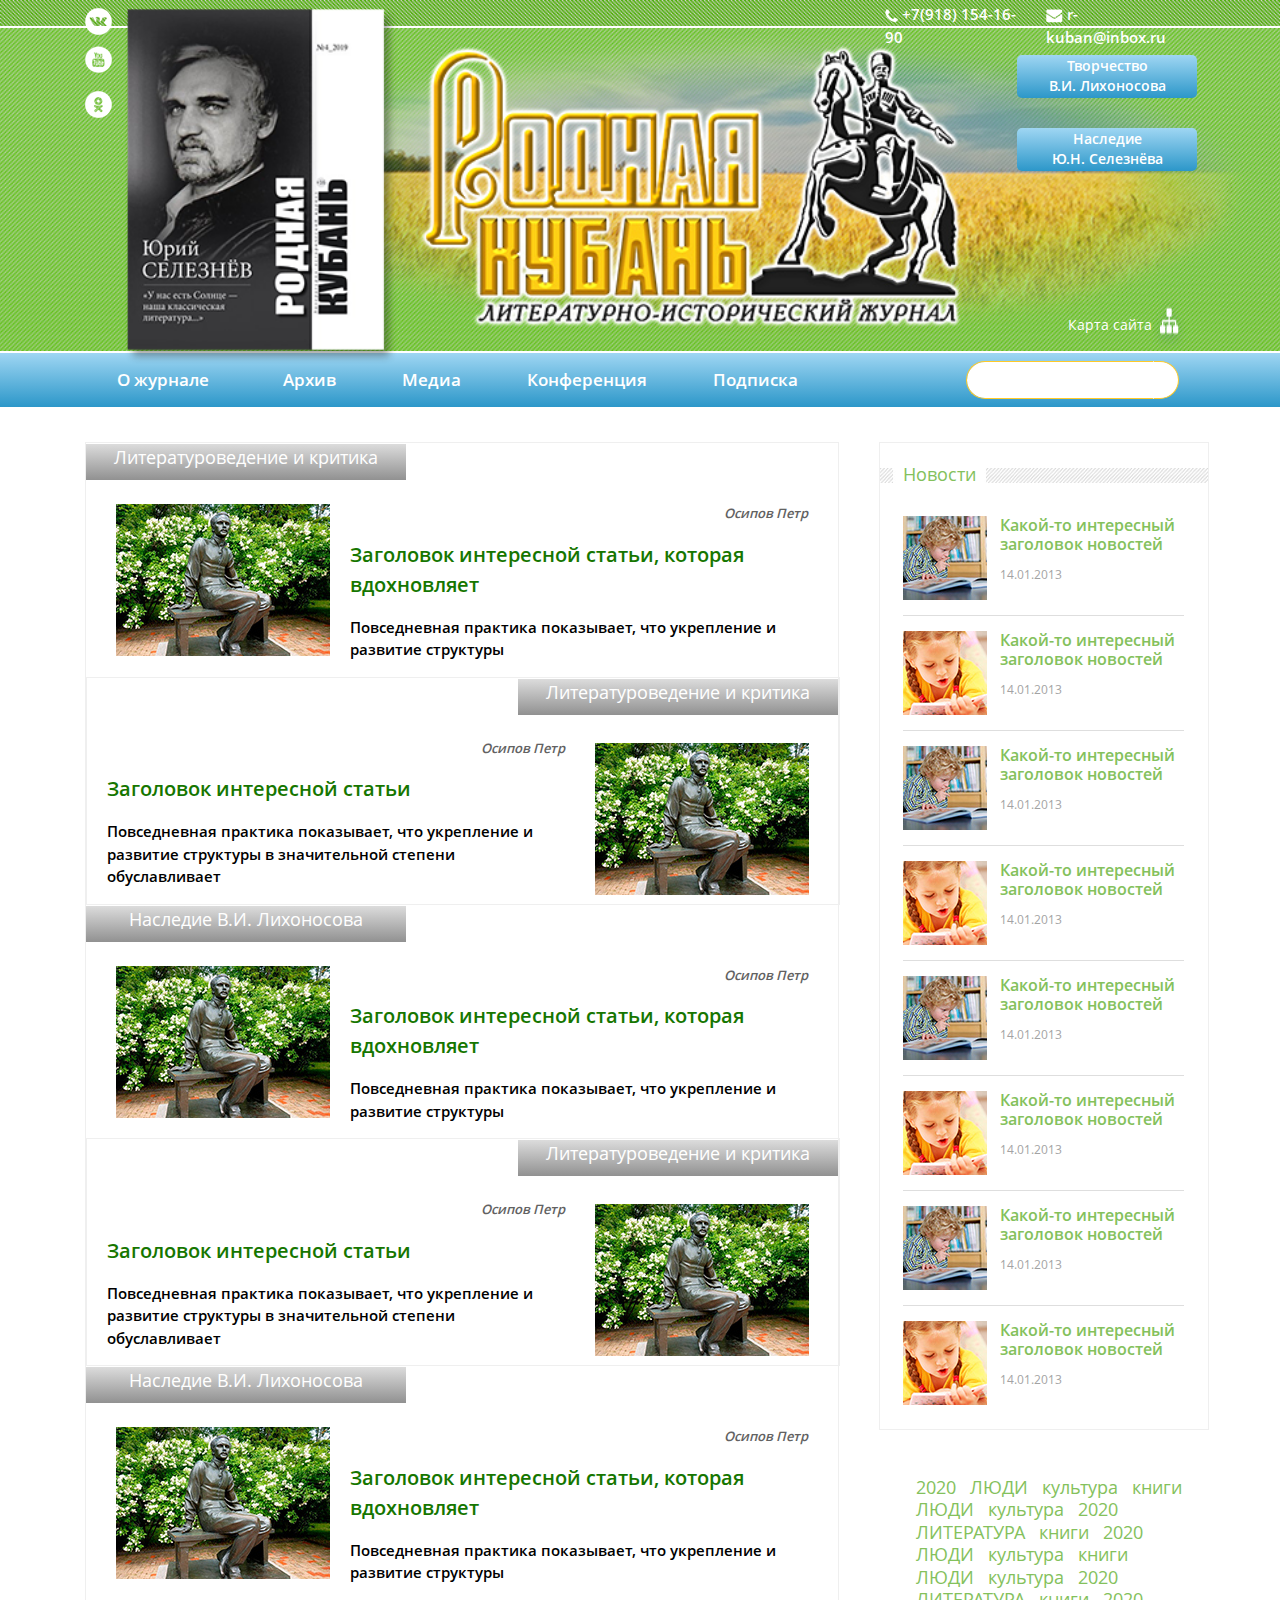
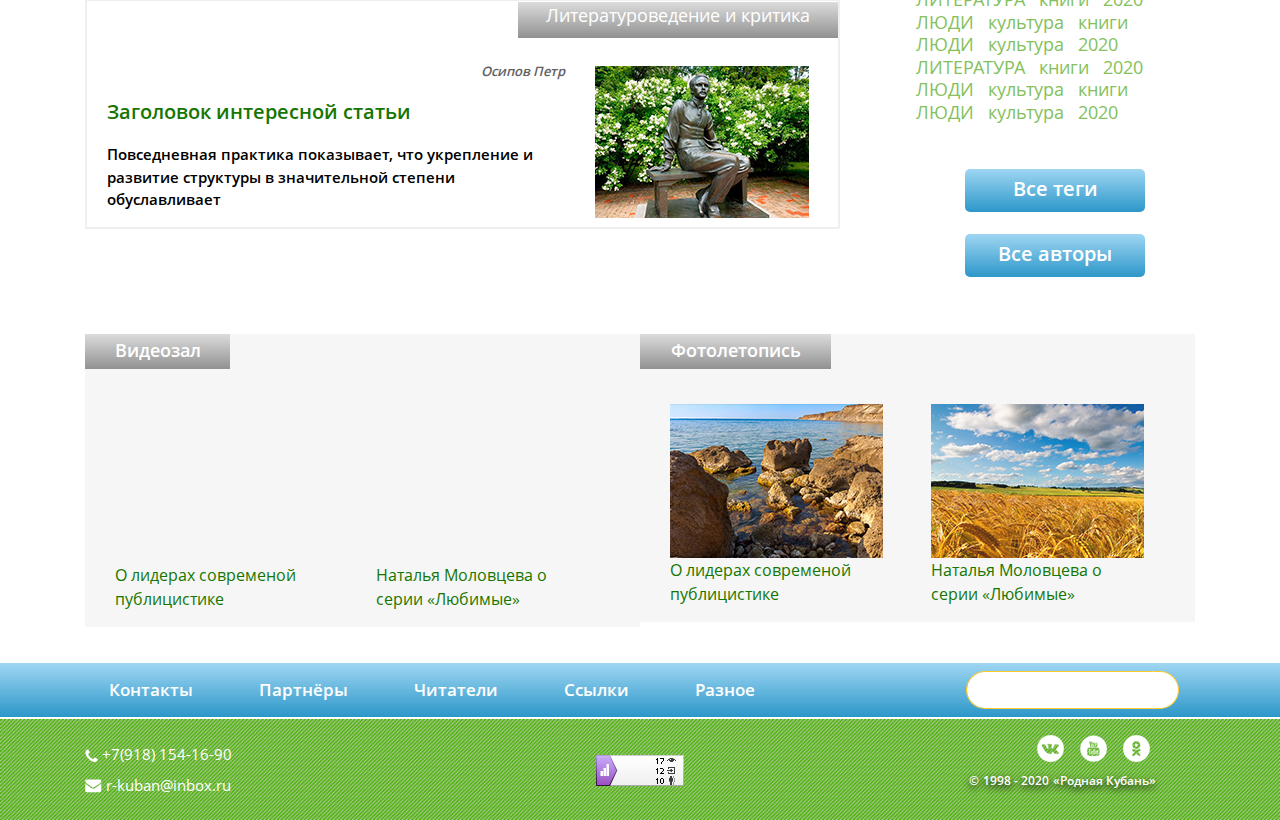
<file: index.html>
<!DOCTYPE html>
<html lang="en">
<head>
    <meta charset="UTF-8">
    <meta name="viewport" content="width=device-width, initial-scale=1, maximum-scale=1, user-scalable=no">
    <meta http-equiv="Content-Type" content="text/html; charset=utf-8">
    <title>Title</title>
    <link rel="stylesheet" href="https://use.fontawesome.com/releases/v5.6.1/css/all.css" integrity="sha384-gfdkjb5BdAXd+lj+gudLWI+BXq4IuLW5IT+brZEZsLFm++aCMlF1V92rMkPaX4PP" crossorigin="anonymous">
    <link rel="stylesheet" href="css/bootstrap.css">
    <link rel="stylesheet" href="css/bootstrap-grid.css">
    <link rel="stylesheet" href="css/bootstrap-reboot.css">
    <link rel="stylesheet" href="fonts/stylesheet.css">
    <link rel="stylesheet" href="css/sim-slider-styles.css">
    <link rel="stylesheet" href="css/main.css">

</head>
<body>
    <header class="head" id="header">
        <div class="container">
            <div class="row">
                <div class="col-1 dnone">
                    <div class="head_social">
                        <img src="img/VK.png" alt="" class="head_social-img">
                    </div>
                </div>
                <div class="col-11 dnone">
                    <div class="head_call">
                        <div class="head_tel">
                            <img src="img/tel.png" alt="" class="head_tel-img">
                            <a href="tel:+79181541690">+7(918) 154-16-90</a>
                        </div>
                        <div class="head_mail">
                            <img src="img/mail.png" alt="" class="head_mail-img">
                            <a href="mailto:ask@htmlbook.ru"> r-kuban@inbox.ru</a>
                        </div>
                    </div>
                </div>
                <div class="col-12 head_social-none">
                    <div class="head_social-sm">
                        <img src="img/VK.png" alt="" class="head_social-img">
                        <img src="img/YTube.png" alt="" class="offer_social-img">
                        <img src="img/Odnoklass.png" alt="" class="offer_social-img">
                    </div>
                </div>
                <div class="col-12 head_social-none">
                    <div class="head_call">
                        <div class="head_tel">
                            <img src="img/tel.png" alt="" class="head_tel-img">
                            <a href="tel:+79181541690">+7(918) 154-16-90</a>
                        </div>
                        <div class="head_mail">
                            <img src="img/mail.png" alt="" class="head_mail-img">
                            <a href="mailto:ask@htmlbook.ru"> r-kuban@inbox.ru</a>
                        </div>
                    </div>
                </div>
            </div>
        </div>
    </header>

    <section class="offer" id="offer">
        <div class="container">
            <div class="row">
                <div class="col-1 dnone">
                    <div class="offer_social">
                        <img src="img/YTube.png" alt="" class="offer_social-img">
                        <img src="img/Odnoklass.png" alt="" class="offer_social-img">
                    </div>
                </div>
                <div class="col-lg-1">
                    <div class="sim-slider dnone">
                        <ul class="sim-slider-list">
                            <li class="sim-slider-element"><img class="offer-img" src="img/magaz.png" alt="0"></li>
                            <li class="sim-slider-element"><img class="offer-img" src="img/Бондарев.png" alt="1"></li>
                            <li class="sim-slider-element"><img class="offer-img" src="img/Зиновьев.png" alt="2"></li>
                            <li class="sim-slider-element"><img class="offer-img" src="img/Селезнев.png" alt="3"></li>
                            <li class="sim-slider-element"><img class="offer-img" src="img/magaz.png" alt="4"></li>
                            <li class="sim-slider-element"><img class="offer-img" src="img/Бондарев.png" alt="5"></li>
                        </ul>
                        <div class="sim-slider-arrow-left d-none"></div>
                        <div class="sim-slider-arrow-right d-none"></div>
                    </div>
                </div>

                <div class="col-lg-10 col-md-12">
                    <div class="offer-block">
                        <div class="offer-block-one">
                            <a href="#" class="offer-block-one-text">
                                Творчество
                            </a>
                            <a href="#" class="offer-block-one-text tr">
                                В.И. Лихоносова
                            </a>
                        </div>
                        <div class="offer-block-two">
                            <a href="#" class="offer-block-one-text">
                                Наследие
                            </a>
                            <a href="#" class="offer-block-one-text tr">
                                Ю.Н. Селезнёва
                            </a>
                        </div>
                    </div>
                    <div class="offer-map dnone">
                        <p class="offer-map-text">
                            Карта сайта
                        </p>
                        <img src="img/map_site.png" alt="" class="offer-map-img">
                    </div>
                </div>
            </div>
        </div>
    </section>
    <section class="navi">
        <div class="container">
            <div class="row">
                <div class="col-12">
                    <nav class="navbar navbar-expand-lg navbar-light bg-light">

                        <button class="navbar-toggler" type="button" data-toggle="collapse" data-target="#navbarSupportedContent" aria-controls="navbarSupportedContent" aria-expanded="false" aria-label="Toggle navigation">
                            <span class="navbar-toggler-icon"></span>
                        </button>

                        <div class="collapse navbar-collapse" id="navbarSupportedContent">
                            <ul class="navbar-nav mr-auto">
                                <li class="nav-item nav-link active">
                                    <a class="nav-link" href="archive.html">О журнале <span class="sr-only">(current)</span></a>
                                </li>
                                <li class="nav-item active" >
                                    <a class="nav-link" href="journal.html">Архив</a>
                                </li>
                                <li class="nav-item active">
                                    <a class="nav-link" href="headingTwo.html">
                                        Медиа
                                    </a>
                                </li>
                                <li class="nav-item active">
                                    <a class="nav-link" href="#">
                                        Конференция
                                    </a>
                                </li>
                                <li class="nav-item active">
                                    <a class="nav-link" href="#">
                                        Подписка
                                    </a>
                                </li>
                            </ul>
                            <div class="input-group md-form form-sm form-2 pl-0">
                                <input class="form-control my-0 py-1 amber-border" type="text"  aria-label="Search">
                                <div class="input-group-append">
                                    <span class="input-group-text amber lighten-3" id="basic-text1">
                                        <i class="fas fa-search text-grey"  aria-hidden="true"></i>
                                    </span>
                                </div>
                            </div>
                        </div>
                    </nav>
                </div>
            </div>
        </div>
    </section>
    <section class="news">
        <div class="container">
            <div class="row">
                <div class="col-lg-7 col-sm-12 col-md-6">
                    <div class="news_big">
                        <div class="news-block-item">
                            <div class="news-block-itemVest-name ">
                                <p class="name-text">
                                    Литературоведение и критика
                                </p>
                            </div>
                            <div class="mone">
                                <img class="news_big-img mt24" src="img/img2.jpg" alt="">
                                <div class="news_big-text mt24">
                                    <div class="news_big-text-title text-right">
                                        <p class="news_big-text-autor">
                                            Осипов Петр
                                        </p>

                                    </div>
                                    <div class="news_big-text-main">
                                        <p class="news_big-text-mainTitle">
                                            Заголовок интересной статьи,
                                            которая вдохновляет
                                        </p>
                                        <p class="news_big-text-mainSignature">
                                            Повседневная практика показывает,
                                            что укрепление и развитие структуры
                                        </p>
                                    </div>
                                </div>
                            </div>

                        </div>

                        <div class="news-block-itemNext">
                            <div class="news-block-itemNext-name">
                                <p class="name-text">
                                    Литературоведение и критика
                                </p>
                            </div>
                            <div class="mone">
                                <div class="news_big-text-main mr30">
                                    <p class="news_big-text-autor next text-right">
                                        Осипов Петр
                                    </p>
                                    <p class="news_big-text-mainTitle-Next">
                                        Заголовок интересной статьи

                                    </p>
                                    <p class="news_big-text-mainSignature-Next">
                                        Повседневная практика показывает,
                                        что укрепление и развитие структуры
                                        в значительной степени обуславливает
                                    </p>
                                </div>
                                <img class="news_big-imgNext" src="img/img2.jpg" alt="">
                            </div>
                        </div>

                        <div class="news-block-item">
                            <div class="news-block-itemVest-name ">
                                <p class="name-text">
                                    Наследие В.И. Лихоносова
                                </p>
                            </div>
                            <div class="mone">
                                <img class="news_big-img mt24" src="img/img2.jpg" alt="">
                                <div class="news_big-text mt24">
                                    <div class="news_big-text-title text-right">
                                        <p class="news_big-text-autor">
                                            Осипов Петр
                                        </p>

                                    </div>
                                    <div class="news_big-text-main">
                                        <p class="news_big-text-mainTitle">
                                            Заголовок интересной статьи,
                                            которая вдохновляет
                                        </p>
                                        <p class="news_big-text-mainSignature">
                                            Повседневная практика показывает,
                                            что укрепление и развитие структуры
                                        </p>
                                    </div>
                                </div>
                            </div>

                        </div>

                        <div class="news-block-itemNext">
                            <div class="news-block-itemNext-name">
                                <p class="name-text">
                                    Литературоведение и критика
                                </p>
                            </div>
                            <div class="mone">
                                <div class="news_big-text-main mr30">
                                    <p class="news_big-text-autor next text-right">
                                        Осипов Петр
                                    </p>
                                    <p class="news_big-text-mainTitle-Next">
                                        Заголовок интересной статьи

                                    </p>
                                    <p class="news_big-text-mainSignature-Next">
                                        Повседневная практика показывает,
                                        что укрепление и развитие структуры
                                        в значительной степени обуславливает
                                    </p>
                                </div>
                                <img class="news_big-imgNext" src="img/img2.jpg" alt="">
                            </div>
                        </div>

                        <div class="news-block-item">
                            <div class="news-block-itemVest-name ">
                                <p class="name-text">
                                    Наследие В.И. Лихоносова
                                </p>
                            </div>
                            <div class="mone">
                                <img class="news_big-img mt24" src="img/img2.jpg" alt="">
                                <div class="news_big-text mt24">
                                    <div class="news_big-text-title text-right">
                                        <p class="news_big-text-autor">
                                            Осипов Петр
                                        </p>

                                    </div>
                                    <div class="news_big-text-main">
                                        <p class="news_big-text-mainTitle">
                                            Заголовок интересной статьи,
                                            которая вдохновляет
                                        </p>
                                        <p class="news_big-text-mainSignature">
                                            Повседневная практика показывает,
                                            что укрепление и развитие структуры
                                        </p>
                                    </div>
                                </div>
                            </div>
                        </div>

                        <div class="news-block-itemNext">
                            <div class="news-block-itemNext-name">
                                <p class="name-text">
                                    Литературоведение и критика
                                </p>
                            </div>
                            <div class="mone">
                                <div class="news_big-text-main mr30">
                                    <p class="news_big-text-autor next text-right">
                                        Осипов Петр
                                    </p>
                                    <p class="news_big-text-mainTitle-Next">
                                        Заголовок интересной статьи

                                    </p>
                                    <p class="news_big-text-mainSignature-Next">
                                        Повседневная практика показывает,
                                        что укрепление и развитие структуры
                                        в значительной степени обуславливает
                                    </p>
                                </div>
                                <img class="news_big-imgNext" src="img/img2.jpg" alt="">
                            </div>
                        </div>

                    </div>
                </div>
                <div class="col-lg-5 col-sm-12 col-md-6">
                    <div class="news-tab">
                        <div class="news_small-line">
                            <img src="img/smal_line.jpg" alt="" class="news_line dnone">
                            <p class="news_small-title">
                                Новости
                            </p>
                        </div>
                        <ul>
                            <li class="news-tab-item d-flex">
                                <img src="img/smal_img1.jpg" alt="" class="news-tab-img">
                                <div class="news-tab-text">
                                    <h6>Какой-то интересный заголовок новостей</h6>
                                    <span>14.01.2013</span>
                                </div>
                            </li>

                            <li>
                                <div class="news_tad-line"></div>
                            </li>

                            <li class="news-tab-item d-flex">
                                <img src="img/smal_img2.jpg" alt="" class="news-tab-img">
                                <div class="news-tab-text">
                                    <h6>Какой-то интересный заголовок новостей</h6>
                                    <span>14.01.2013</span>
                                </div>
                            </li>

                            <li>
                                <div class="news_tad-line"></div>
                            </li>

                            <li class="news-tab-item d-flex">
                                <img src="img/smal_img1.jpg" alt="" class="news-tab-img">
                                <div class="news-tab-text">
                                    <h6>Какой-то интересный заголовок новостей</h6>
                                    <span>14.01.2013</span>
                                </div>
                            </li>

                            <li>
                                <div class="news_tad-line"></div>
                            </li>

                            <li class="news-tab-item d-flex">
                                <img src="img/smal_img2.jpg" alt="" class="news-tab-img">
                                <div class="news-tab-text">
                                    <h6>Какой-то интересный заголовок новостей</h6>
                                    <span>14.01.2013</span>
                                </div>
                            </li>
                            <li>
                                <div class="news_tad-line"></div>
                            </li>

                            <li class="news-tab-item d-flex">
                                <img src="img/smal_img1.jpg" alt="" class="news-tab-img">
                                <div class="news-tab-text">
                                    <h6>Какой-то интересный заголовок новостей</h6>
                                    <span>14.01.2013</span>
                                </div>
                            </li>
                            <li>
                                <div class="news_tad-line"></div>
                            </li>

                            <li class="news-tab-item d-flex">
                                <img src="img/smal_img2.jpg" alt="" class="news-tab-img">
                                <div class="news-tab-text">
                                    <h6>Какой-то интересный заголовок новостей</h6>
                                    <span>14.01.2013</span>
                                </div>
                            </li>
                            <li>
                                <div class="news_tad-line"></div>
                            </li>

                            <li class="news-tab-item d-flex">
                                <img src="img/smal_img1.jpg" alt="" class="news-tab-img">
                                <div class="news-tab-text">
                                    <h6>Какой-то интересный заголовок новостей</h6>
                                    <span>14.01.2013</span>
                                </div>
                            </li>
                            <li>
                                <div class="news_tad-line"></div>
                            </li>

                            <li class="news-tab-item mb-4 d-flex">
                                <img src="img/smal_img2.jpg" alt="" class="news-tab-img">
                                <div class="news-tab-text">
                                    <h6>Какой-то интересный заголовок новостей</h6>
                                    <span>14.01.2013</span>
                                </div>
                            </li>
                        </ul>
                    </div>
                    <div class="tag-block">
                        <a href="#" class="tag-block-link">2020</a>
                        <a href="#" class="tag-block-link text-uppercase">Люди</a>
                        <a href="#" class="tag-block-link">культура</a>
                        <a href="#" class="tag-block-link">книги</a>
                        <a href="#" class="tag-block-link text-uppercase">люди</a>
                        <a href="#" class="tag-block-link">культура</a>
                        <a href="#" class="tag-block-link">2020</a>
                        <a href="#" class="tag-block-link text-uppercase">литература</a>
                        <a href="#" class="tag-block-link">книги</a>
                        <a href="#" class="tag-block-link">2020</a>
                        <a href="#" class="tag-block-link text-uppercase">Люди</a>
                        <a href="#" class="tag-block-link">культура</a>
                        <a href="#" class="tag-block-link">книги</a>
                        <a href="#" class="tag-block-link text-uppercase">люди</a>
                        <a href="#" class="tag-block-link">культура</a>
                        <a href="#" class="tag-block-link">2020</a>
                        <a href="#" class="tag-block-link text-uppercase">литература</a>
                        <a href="#" class="tag-block-link">книги</a>
                        <a href="#" class="tag-block-link">2020</a>
                        <a href="#" class="tag-block-link text-uppercase">Люди</a>
                        <a href="#" class="tag-block-link">культура</a>
                        <a href="#" class="tag-block-link">книги</a>
                        <a href="#" class="tag-block-link text-uppercase">люди</a>
                        <a href="#" class="tag-block-link">культура</a>
                        <a href="#" class="tag-block-link">2020</a>
                        <a href="#" class="tag-block-link text-uppercase">литература</a>
                        <a href="#" class="tag-block-link">книги</a>
                        <a href="#" class="tag-block-link">2020</a>
                        <a href="#" class="tag-block-link text-uppercase">Люди</a>
                        <a href="#" class="tag-block-link">культура</a>
                        <a href="#" class="tag-block-link">книги</a>
                        <a href="#" class="tag-block-link text-uppercase">люди</a>
                        <a href="#" class="tag-block-link">культура</a>
                        <a href="#" class="tag-block-link">2020</a>

                    </div>
                    <div class="but-tag-item">
                        <div class="but-tag">
                            <a href="#" class="but-tag-link">
                                    Все теги
                            </a>
                        </div>
                        <div class="but-tag">
                            <a href="#" class="but-tag-link">Все авторы</a>
                        </div>
                    </div>
                </div>
            </div>
        </div>
    </section>
    <section class="video-block">
        <div class="container">
            <div class="row no-gutters">
                <div class="col-lg-6 col-sm-12 col-md-6">
                    <div class="video-block-fon">
                        <div class="video-block-title">
                            <p class="video-block-titleText">
                                Видеозал
                            </p>
                        </div>
                        <div class="video-block-item">
                            <div class="video-block-VD mr-5">
                                <iframe width="213" height="154"  src="https://www.youtube.com/embed/nMVJxTcU8Kg" frameborder="0" allowfullscreen></iframe>
                                <p class="video-block-item-title">
                                    О лидерах современой публицистике
                                </p>
                            </div>
                            <div class="video-block-VD">
                                <iframe width="213" height="154"  src="https://www.youtube.com/embed/nMVJxTcU8Kg" frameborder="0" allowfullscreen></iframe>
                                <p class="video-block-item-title">
                                    Наталья Моловцева о серии «Любимые»
                                </p>
                            </div>
                        </div>
                    </div>
                </div>
                <div class="col-lg-6 col-sm-12 col-md-6">
                    <div class="video-block-fon h293">
                        <div class="photo-block-title">
                            <p class="photo-block-titleText">
                                Фотолетопись
                            </p>
                        </div>
                        <div class="video-block-item">
                            <div class="video-block-VD mr-5">
                                <img src="img/prewie.jpg" alt="" class="photo-block-img">
                                <p class="video-block-item-title">
                                    О лидерах современой публицистике
                                </p>
                            </div>
                            <div class="video-block-VD">
                                <img src="img/prewie1.jpg" alt="" class="photo-block-img">
                                <p class="video-block-item-title">
                                    Наталья Моловцева о серии «Любимые»
                                </p>
                            </div>
                        </div>
                    </div>
                </div>

            </div>
        </div>
    </section>
    <section class="down-navi">
        <div class="container">
            <div class="row">
                <div class="col-lg-12">
                    <nav class="navbar navbar-expand-lg navbar-light bg-light">

                        <button class="navbar-toggler" type="button" data-toggle="collapse" data-target="#navbarSupportedContent" aria-controls="navbarSupportedContent" aria-expanded="false" aria-label="Toggle navigation">
                            <span class="navbar-toggler-icon"></span>
                        </button>

                        <div class="collapse navbar-collapse" id="navbarSupportedContent">
                            <ul class="navbar-nav mr-auto">
                                <li class="nav-item active">
                                    <a class="nav-link" href="#">Контакты<span class="sr-only">(current)</span></a>
                                </li>
                                <li class="nav-item active">
                                    <a class="nav-link" href="#">Партнёры</a>
                                </li>
                                <li class="nav-item active">
                                    <a class="nav-link" href="#">
                                        Читатели
                                    </a>
                                </li>
                                <li class="nav-item active">
                                    <a class="nav-link" href="#">
                                        Ссылки
                                    </a>
                                </li>
                                <li class="nav-item active">
                                    <a class="nav-link" href="#">
                                        Разное
                                    </a>
                                </li>
                            </ul>
                            <div class="input-group md-form form-sm form-2 pl-0">
                                <input class="form-control my-0 py-1 amber-border" type="text"  aria-label="Search">
                                <div class="input-group-append">
                                    <span class="input-group-text amber lighten-3" id="basic-text1">
                                        <i class="fas fa-search text-grey"  aria-hidden="true"></i>
                                    </span>
                                </div>
                            </div>
                        </div>
                    </nav>
                </div>
            </div>
        </div>
    </section>
    <footer class="footer">
        <div class="container">
            <div class="row">
                <div class="col-lg-4 col-sm-12 col-md-4">
                    <div class="footer_call mt24 mb-4">
                        <div class="footer_tel">
                            <img src="img/tel.png" alt="" class="head_tel-img">
                            <a href="tel:+79181541690">+7(918) 154-16-90</a>
                        </div>
                        <div class="footer_mail mt-2">
                            <img src="img/mail.png" alt="" class="head_mail-img">
                            <a href="mailto:ask@htmlbook.ru"> r-kuban@inbox.ru</a>
                        </div>
                    </div>
                </div>
                <div class="col-lg-4 col-sm-12 col-md-4">
                    <div class="footer_yandex text-center">
                        <img src="img/yandex.jpg" alt="" class="footer_yandex-counter">
                    </div>
                </div>
                <div class="col-lg-4 col-sm-12 col-md-4">
                    <div class="footer_item mt-3">
                        <div class="footer_social d-flex">
                            <img src="img/VK.png" alt="" class="footer_social-img ml-3">
                            <img src="img/YTube.png" alt="" class="footer_social-img ml-3">
                            <img src="img/Odnoklass.png" alt="" class="footer_social-img ml-3">
                        </div>
                        <div class="footer_item-text d-flex mrrr">
                            <p class="footer_text ml-1">&copy;</p>
                            <p class="footer_text ml-1">1998 - 2020</p>
                            <p class="footer_text ml-1">«Родная Кубань»</p>
                        </div>
                    </div>


                </div>
            </div>
        </div>
    </footer>

    <script src="https://code.jquery.com/jquery-3.4.1.slim.min.js" integrity="sha384-J6qa4849blE2+poT4WnyKhv5vZF5SrPo0iEjwBvKU7imGFAV0wwj1yYfoRSJoZ+n" crossorigin="anonymous"></script>
    <script src="https://cdn.jsdelivr.net/npm/popper.js@1.16.0/dist/umd/popper.min.js" integrity="sha384-Q6E9RHvbIyZFJoft+2mJbHaEWldlvI9IOYy5n3zV9zzTtmI3UksdQRVvoxMfooAo" crossorigin="anonymous"></script>
    <script src="https://stackpath.bootstrapcdn.com/bootstrap/4.4.1/js/bootstrap.min.js" integrity="sha384-wfSDF2E50Y2D1uUdj0O3uMBJnjuUD4Ih7YwaYd1iqfktj0Uod8GCExl3Og8ifwB6" crossorigin="anonymous"></script>
    <!-- подключение слайдера -->
    <script src="js/sim-slider.js"></script>
    <!-- вызов слайдера -->
    <script>new Sim()</script>


    <script src="js/main.js"></script>
</body>
</html>
</file>
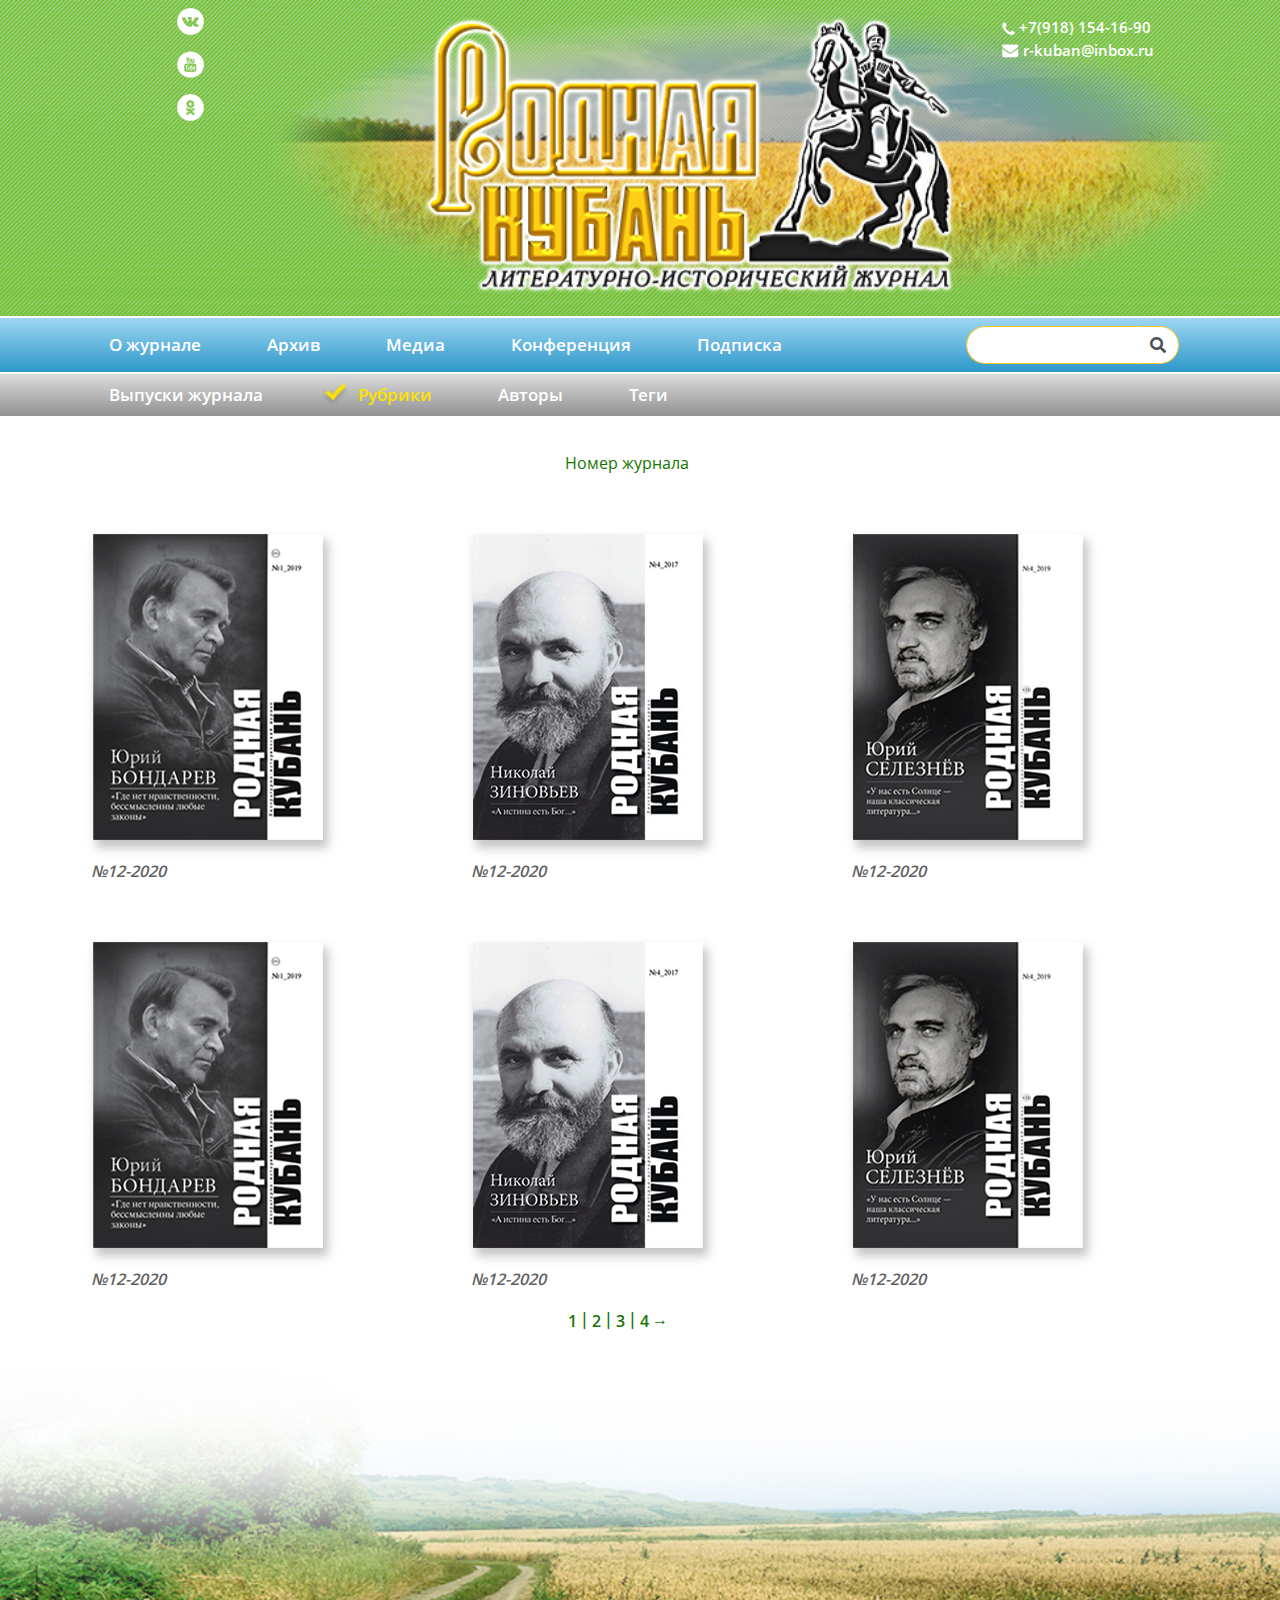
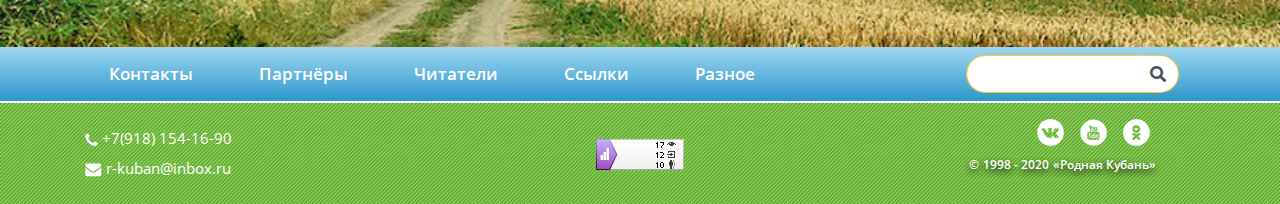
<file: archive.html>
<!DOCTYPE html>
<html lang="en">
<head>
    <meta charset="UTF-8">
    <meta name="viewport" content="width=device-width, initial-scale=1, maximum-scale=1, user-scalable=no">
    <meta http-equiv="Content-Type" content="text/html; charset=utf-8">
    <title>Title</title>

    <link rel="stylesheet" href="https://use.fontawesome.com/releases/v5.6.1/css/all.css">
    <link rel="stylesheet" href="css/bootstrap.css">
    <link rel="stylesheet" href="css/bootstrap-grid.css">
    <link rel="stylesheet" href="css/bootstrap-reboot.css">
    <link rel="stylesheet" href="fonts/stylesheet.css">
    <link rel="stylesheet" href="css/main.css">
    <link rel="stylesheet" href="css/archived.css">
    <link rel="stylesheet" href="css/journal.css">


</head>
<body>
<header class="archive" id="archive">
    <div class="container">
        <div class="row">
            <div class="col-lg-1 col-sm-12 col-md-1">
                <div class="archive_social">
                    <img src="img/VK.png" alt="" class="head_social-img mt-2 mtt">
                    <img src="img/YTube.png" alt="" class="head_social-img mt-3">
                    <img src="img/Odnoklass.png" alt="" class="head_social-img mt-3">
                </div>
            </div>
            <div class="col-lg-5 col-sm-12 col-md-12 logo-n">
                <img src="img/logo.png" alt="" class="archive_img">
            </div>
            <div class="col-lg-6 col-sm-12 col-md-12 logo-n">
                <div class="archive_call">
                    <div class="head_tel">
                        <img src="img/tel.png" alt="" class="head_tel-img">
                        <a href="tel:+79181541690">+7(918) 154-16-90</a>
                    </div>
                    <div class="head_mail">
                        <img src="img/mail.png" alt="" class="head_mail-img">
                        <a href="mailto:ask@htmlbook.ru"> r-kuban@inbox.ru</a>
                    </div>
                </div>
            </div>

            <div class="col-lg-11 col-sm-12 col-md-11 logo-b">
                <div class="archive_call">
                    <div class="head_tel">
                        <img src="img/tel.png" alt="" class="head_tel-img">
                        <a href="tel:+79181541690">+7(918) 154-16-90</a>
                    </div>
                    <div class="head_mail">
                        <img src="img/mail.png" alt="" class="head_mail-img">
                        <a href="mailto:ask@htmlbook.ru"> r-kuban@inbox.ru</a>
                    </div>
                </div>
            </div>
            <div class="col-12">
                <div class="collll"></div>
            </div>
        </div>
    </div>
</header>

<section class="navi">
    <div class="container">
        <div class="row">
            <div class="col-lg-12">
                <nav class="navbar navbar-expand-lg navbar-light">

                    <button class="navbar-toggler" type="button" data-toggle="collapse" data-target="#navbarSupportedContent" aria-controls="navbarSupportedContent" aria-expanded="false" aria-label="Toggle navigation">
                        <span class="navbar-toggler-icon"></span>
                    </button>

                    <div class="collapse navbar-collapse" id="navbarSupportedContent">
                        <ul class="navbar-nav mr-auto">
                            <li class="nav-item active">
                                <a class="nav-link" id="linkNav" href="#">О журнале <span class="sr-only">(current)</span></a>
                            </li>
                            <li class="nav-item active">
                                <a class="nav-link"  href="#">Архив</a>
                            </li>
                            <li class="nav-item active">
                                <a class="nav-link" href="#">
                                    Медиа
                                </a>
                            </li>
                            <li class="nav-item active">
                                <a class="nav-link" href="#">
                                    Конференция
                                </a>
                            </li>
                            <li class="nav-item active">
                                <a class="nav-link"  href="#">
                                    Подписка
                                </a>
                            </li>
                        </ul>
                        <div class="input-group md-form form-sm form-2 pl-0">
                            <input class="form-control my-0 py-1 amber-border" type="text"  aria-label="Search">
                            <div class="input-group-append">
                                    <span class="input-group-text amber lighten-3" id="basic-text1">
                                        <i class="fas fa-search text-grey"  aria-hidden="true"></i>
                                    </span>
                            </div>
                        </div>
                    </div>
                </nav>
            </div>
        </div>
    </div>
</section>
<section class="navi-medium">
    <div class="container">
        <div class="row">
            <div class="col-lg-12">
                <nav class="navbar navbar-expand-lg navbar-light light">
                    <button class="navbar-toggler" type="button" data-toggle="collapse" data-target="#navbarSupportedContent" aria-controls="navbarSupportedContent" aria-expanded="false" aria-label="Toggle navigation">
                        <span class="navbar-toggler-icon"></span>
                    </button>

                    <div class="collapse navbar-collapse" id="navbarSupportedContent">
                        <ul class="navbar-nav mr-auto">
                            <li class="nav-item active">
                                <a class="nav-link" href="#">Выпуски журнала<span class="sr-only">(current)</span></a>
                            </li>
                            <li class="nav-item active d-flex">
                                <img src="img/Галочка.png" alt="" class="gal-img">
                                <a class="nav-link open_link-color" href="#">Рубрики</a>
                            </li>
                            <li class="nav-item active">
                                <a class="nav-link" href="#">
                                    Авторы
                                </a>
                            </li>
                            <li class="nav-item active">
                                <a class="nav-link" href="#">
                                    Теги
                                </a>
                            </li>
                        </ul>
                    </div>
                </nav>
            </div>
        </div>
    </div>
</section>
<section class="book">
    <div class="container">
        <div class="row">
            <div class="col-12">
                <div class="book_title">
                    <p class="book_title-text"> Номер журнала</p>
                </div>
            </div>
        </div>
        <div class="row">
            <div class="col-lg-4 col-sm-12 col-md-12">
                <div class="book-item">
                    <img src="img/Бондарев.png" alt="" class="book-item-img">
                    <p class="book-item-text">
                        №12-2020
                    </p>
                </div>
            </div>
            <div class="col-lg-4">
                <div class="book-item">
                    <img src="img/Зиновьев.png" alt="" class="book-item-img">
                    <p class="book-item-text">
                        №12-2020
                    </p>
                </div>
            </div>
            <div class="col-lg-4">
                <div class="book-item">
                    <img src="img/Селезнев.png" alt="" class="book-item-img">
                    <p class="book-item-text">
                        №12-2020
                    </p>
                </div>
            </div>
        </div>
        <div class="row">
            <div class="col-lg-4">
                <div class="book-item">
                    <img src="img/Бондарев.png" alt="" class="book-item-img">
                    <p class="book-item-text">
                        №12-2020
                    </p>
                </div>
            </div>
            <div class="col-lg-4">
                <div class="book-item">
                    <img src="img/Зиновьев.png" alt="" class="book-item-img">
                    <p class="book-item-text">
                        №12-2020
                    </p>
                </div>
            </div>
            <div class="col-lg-4">
                <div class="book-item">
                    <img src="img/Селезнев.png" alt="" class="book-item-img">
                    <p class="book-item-text">
                        №12-2020
                    </p>
                </div>
            </div>
        </div>
        <div class="row">
            <div class="col-12">
                <div class="book-link d-flex">
                    <a href="#" class="book-link-item">
                        1
                    </a>
                    <p class="book-link-item-line">
                        |
                    </p>
                    <a href="#" class="book-link-item">
                        2
                    </a>
                    <p class="book-link-item-line">
                        |
                    </p>
                    <a href="#" class="book-link-item">
                        3
                    </a>
                    <p class="book-link-item-line">
                        |
                    </p>
                    <a href="#" class="book-link-item">
                        4
                    </a>
                    <p class="book-link-item-arrow">
                        &rarr;
                    </p>
                </div>

            </div>
        </div>
    </div>
</section>

<section class="fon_bg"></section>

<section class="down-navi mt-0">
    <div class="container">
        <div class="row">
            <div class="col-lg-12">
                <nav class="navbar navbar-expand-lg navbar-light">

                    <button class="navbar-toggler" type="button" data-toggle="collapse" data-target="#navbarSupportedContent" aria-controls="navbarSupportedContent" aria-expanded="false" aria-label="Toggle navigation">
                        <span class="navbar-toggler-icon"></span>
                    </button>

                    <div class="collapse navbar-collapse" id="navbarSupportedContent">
                        <ul class="navbar-nav mr-auto">
                            <li class="nav-item active">
                                <a class="nav-link clicked" href="#">Контакты<span class="sr-only">(current)</span></a>
                            </li>
                            <li class="nav-item active">
                                <a class="nav-link" href="#">Партнёры</a>
                            </li>
                            <li class="nav-item active">
                                <a class="nav-link" href="#">
                                    Читатели
                                </a>
                            </li>
                            <li class="nav-item active">
                                <a class="nav-link" href="#">
                                    Ссылки
                                </a>
                            </li>
                            <li class="nav-item active">
                                <a class="nav-link" href="#">
                                    Разное
                                </a>
                            </li>
                        </ul>
                        <div class="input-group md-form form-sm form-2 pl-0">
                            <input class="form-control my-0 py-1 amber-border" type="text"  aria-label="Search">
                            <div class="input-group-append">
                                    <span class="input-group-text amber lighten-3" id="">
                                        <i class="fas fa-search text-grey"  aria-hidden="true"></i>
                                    </span>
                            </div>
                        </div>
                    </div>
                </nav>
            </div>
        </div>
    </div>
</section>
<footer class="footer">
    <div class="container">
        <div class="row">
            <div class="col-lg-4">
                <div class="footer_call mt24 mb-4">
                    <div class="footer_tel">
                        <img src="img/tel.png" alt="" class="head_tel-img">
                        <a href="tel:+79181541690">+7(918) 154-16-90</a>
                    </div>
                    <div class="footer_mail mt-2">
                        <img src="img/mail.png" alt="" class="head_mail-img">
                        <a href="mailto:ask@htmlbook.ru"> r-kuban@inbox.ru</a>
                    </div>
                </div>
            </div>
            <div class="col-lg-4">
                <div class="footer_yandex text-center">
                    <img src="img/yandex.jpg" alt="" class="footer_yandex-counter">
                </div>
            </div>
            <div class="col-lg-4">
                <div class="footer_item mt-3">
                    <div class="footer_social d-flex">
                        <img src="img/VK.png" alt="" class="footer_social-img ml-3">
                        <img src="img/YTube.png" alt="" class="footer_social-img ml-3">
                        <img src="img/Odnoklass.png" alt="" class="footer_social-img ml-3">
                    </div>
                    <div class="footer_item-text d-flex">
                        <p class="footer_text ml-1">&copy;</p>
                        <p class="footer_text ml-1">1998 - 2020</p>
                        <p class="footer_text ml-1">«Родная Кубань»</p>
                    </div>
                </div>


            </div>
        </div>
    </div>
</footer>


<script src="js/main.js"></script>

</body>
</html>
</file>
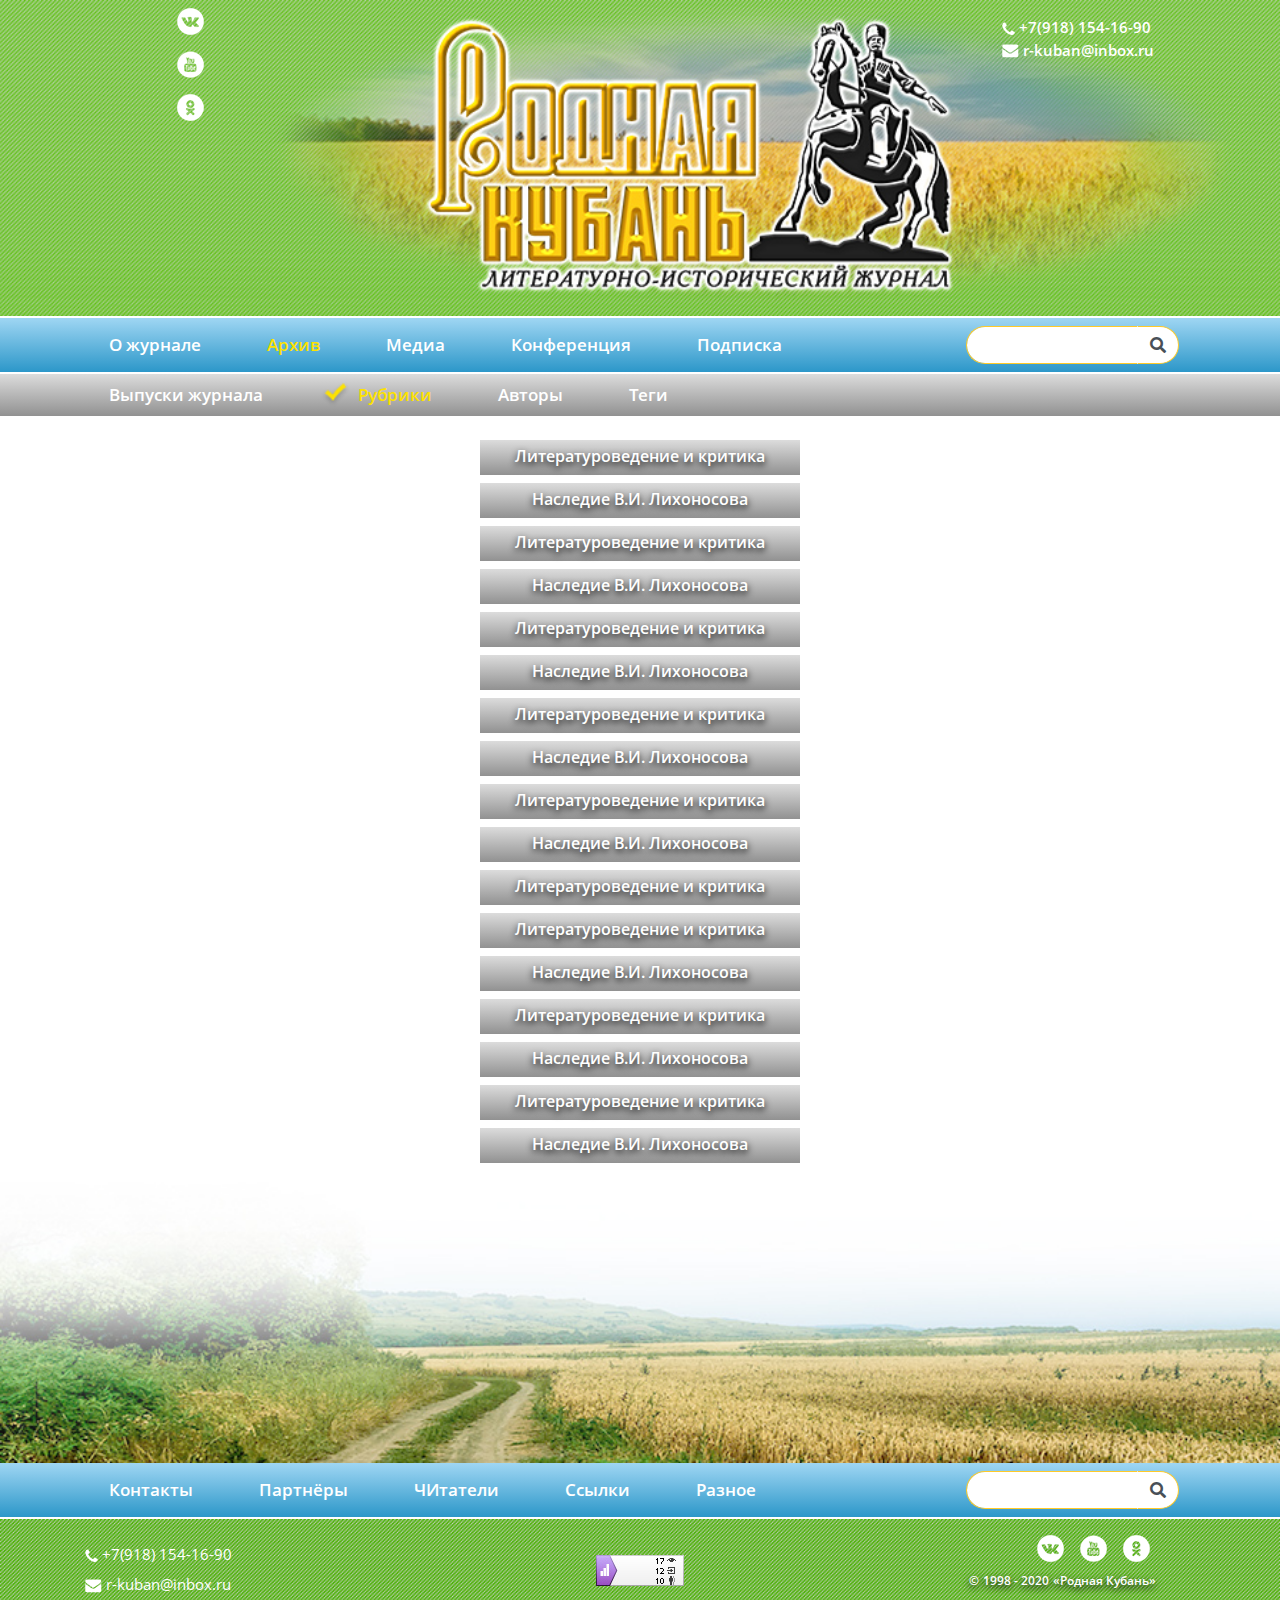
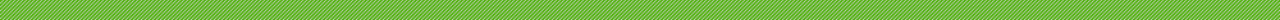
<file: heading.html>
<!DOCTYPE html>
<html lang="en">
<head>
    <meta charset="UTF-8">
    <meta name="viewport" content="width=device-width, initial-scale=1, maximum-scale=1, user-scalable=no">
    <meta http-equiv="Content-Type" content="text/html; charset=utf-8">
    <title>Title</title>

    <link rel="stylesheet" href="https://use.fontawesome.com/releases/v5.6.1/css/all.css">
    <link rel="stylesheet" href="css/bootstrap.css">
    <link rel="stylesheet" href="css/bootstrap-grid.css">
    <link rel="stylesheet" href="css/bootstrap-reboot.css">
    <link rel="stylesheet" href="fonts/stylesheet.css">
    <link rel="stylesheet" href="css/main.css">
    <link rel="stylesheet" href="css/archived.css">
    <link rel="stylesheet" href="css/heading.css">
    <link rel="stylesheet" href="css/journal.css">

</head>
<body>
<header class="archive" id="archive">
    <div class="container">
        <div class="row">
            <div class="col-lg-1 col-sm-12 col-md-1">
                <div class="archive_social">
                    <img src="img/VK.png" alt="" class="head_social-img mt-2 mtt">
                    <img src="img/YTube.png" alt="" class="head_social-img mt-3">
                    <img src="img/Odnoklass.png" alt="" class="head_social-img mt-3">
                </div>
            </div>
            <div class="col-lg-5 col-sm-12 col-md-12 logo-n">
                <img src="img/logo.png" alt="" class="archive_img">
            </div>
            <div class="col-lg-6 col-sm-12 col-md-12 logo-n">
                <div class="archive_call">
                    <div class="head_tel">
                        <img src="img/tel.png" alt="" class="head_tel-img">
                        <a href="tel:+79181541690">+7(918) 154-16-90</a>
                    </div>
                    <div class="head_mail">
                        <img src="img/mail.png" alt="" class="head_mail-img">
                        <a href="mailto:ask@htmlbook.ru"> r-kuban@inbox.ru</a>
                    </div>
                </div>
            </div>

            <div class="col-lg-11 col-sm-12 col-md-11 logo-b">
                <div class="archive_call">
                    <div class="head_tel">
                        <img src="img/tel.png" alt="" class="head_tel-img">
                        <a href="tel:+79181541690">+7(918) 154-16-90</a>
                    </div>
                    <div class="head_mail">
                        <img src="img/mail.png" alt="" class="head_mail-img">
                        <a href="mailto:ask@htmlbook.ru"> r-kuban@inbox.ru</a>
                    </div>
                </div>
            </div>
            <div class="col-12">
                <div class="collll"></div>
            </div>
        </div>
</header>

<section class="navi">
    <div class="container">
        <div class="row">
            <div class="col-lg-12">
                <nav class="navbar navbar-expand-lg navbar-light">

                    <button class="navbar-toggler" type="button" data-toggle="collapse" data-target="#navbarSupportedContent" aria-controls="navbarSupportedContent" aria-expanded="false" aria-label="Toggle navigation">
                        <span class="navbar-toggler-icon"></span>
                    </button>

                    <div class="collapse navbar-collapse" id="navbarSupportedContent">
                        <ul class="navbar-nav mr-auto">
                            <li class="nav-item active">
                                <a class="nav-link" id="linkNav" href="#">О журнале <span class="sr-only">(current)</span></a>
                            </li>
                            <li class="nav-item active">
                                <a class="nav-link open_link-color"  href="#">Архив</a>
                            </li>
                            <li class="nav-item active">
                                <a class="nav-link" href="#">
                                    Медиа
                                </a>
                            </li>
                            <li class="nav-item active">
                                <a class="nav-link" href="#">
                                    Конференция
                                </a>
                            </li>
                            <li class="nav-item active">
                                <a class="nav-link"  href="#">
                                    Подписка
                                </a>
                            </li>
                        </ul>
                        <div class="input-group md-form form-sm form-2 pl-0">
                            <input class="form-control my-0 py-1 amber-border" type="text"  aria-label="Search">
                            <div class="input-group-append">
                                    <span class="input-group-text amber lighten-3" id="basic-text1">
                                        <i class="fas fa-search text-grey"  aria-hidden="true"></i>
                                    </span>
                            </div>
                        </div>
                    </div>
                </nav>
            </div>
        </div>
    </div>
</section>
<section class="navi-medium">
    <div class="container">
        <div class="row">
            <div class="col-lg-12">
                <nav class="navbar navbar-expand-lg navbar-light light">
                    <button class="navbar-toggler" type="button" data-toggle="collapse" data-target="#navbarSupportedContent" aria-controls="navbarSupportedContent" aria-expanded="false" aria-label="Toggle navigation">
                        <span class="navbar-toggler-icon"></span>
                    </button>

                    <div class="collapse navbar-collapse" id="navbarSupportedContent">
                        <ul class="navbar-nav mr-auto">
                            <li class="nav-item active">
                                <a class="nav-link" href="#">Выпуски журнала<span class="sr-only">(current)</span></a>
                            </li>
                            <li class="nav-item active d-flex">
                                <img src="img/Галочка.png" alt="" class="gal-img">
                                <a class="nav-link open_link-color" href="#">Рубрики</a>
                            </li>
                            <li class="nav-item active">
                                <a class="nav-link" href="#">
                                    Авторы
                                </a>
                            </li>
                            <li class="nav-item active">
                                <a class="nav-link" href="#">
                                    Теги
                                </a>
                            </li>
                        </ul>
                    </div>
                </nav>
            </div>
        </div>
    </div>
</section>
<section class="heading">
    <div class="container">
        <div class="row">
            <div class="col-12">
                <div class="heading-block mt-4">
                    <a href="#" class="heading-block-link">
                        Литературоведение и критика
                    </a>
                </div>
            </div>
            <div class="col-12">
                <div class="heading-block mt-2" id="open">
                    <a href="#" class="heading-block-link">
                        Наследие В.И. Лихоносова
                    </a>
                </div>
                <div class="heading-block-menu" id="show">
                    <div class="heading-block-menu-item-list">
                        <ul class="heading-block-menu-item">
                            <li class="heading-block-menu-link d-flex mt-3">
                                <img src="img/arrow.png" alt="" class="heading-block-arrow">
                                <a href="#" class="heading-block-link">
                                    Заголовок интересной статьи,
                                    которая вдохновляет
                                </a>
                            </li>
                            <li class="heading-block-menu-link d-flex mt-2">
                                <img src="img/arrow.png" alt="" class="heading-block-arrow">
                                <a href="#" class="heading-block-link">Заголовок интересной статьи,
                                    которая вдохновляет
                                </a>
                            </li>
                            <li class="heading-block-menu-link d-flex mt-2">
                                <img src="img/arrow.png" alt="" class="heading-block-arrow">
                                <a href="#" class="heading-block-link">Заголовок интересной статьи,
                                    которая вдохновляет
                                </a>
                            </li>
                        </ul>
                    </div>
                </div>
            </div>
            <div class="col-12">
                <div class="heading-block mt-2">
                    <a href="#" class="heading-block-link">
                        Литературоведение и критика
                    </a>
                </div>
            </div>
            <div class="col-12">
                <div class="heading-block mt-2">
                    <a href="#" class="heading-block-link">
                        Наследие В.И. Лихоносова
                    </a>
                </div>
            </div>
            <div class="col-12">
                <div class="heading-block mt-2">
                    <a href="#" class="heading-block-link">
                        Литературоведение и критика
                    </a>
                </div>
            </div>
            <div class="col-12">
                <div class="heading-block mt-2">
                    <a href="#" class="heading-block-link">
                        Наследие В.И. Лихоносова
                    </a>
                </div>
            </div>
            <div class="col-12">
                <div class="heading-block mt-2">
                    <a href="#" class="heading-block-link">
                        Литературоведение и критика
                    </a>
                </div>
            </div>
            <div class="col-12">
                <div class="heading-block mt-2">
                    <a href="#" class="heading-block-link">
                        Наследие В.И. Лихоносова
                    </a>
                </div>
            </div>
            <div class="col-12">
                <div class="heading-block mt-2">
                    <a href="#" class="heading-block-link">
                        Литературоведение и критика
                    </a>
                </div>
            </div>
            <div class="col-12">
                <div class="heading-block mt-2">
                    <a href="#" class="heading-block-link">
                        Наследие В.И. Лихоносова
                    </a>
                </div>
            </div>
            <div class="col-12">
                <div class="heading-block mt-2">
                    <a href="#" class="heading-block-link">
                        Литературоведение и критика
                    </a>
                </div>
            </div>
            <div class="col-12">
                <div class="heading-block mt-2">
                    <a href="#" class="heading-block-link">
                        Литературоведение и критика
                    </a>
                </div>
            </div>
            <div class="col-12">
                <div class="heading-block mt-2">
                    <a href="#" class="heading-block-link">
                        Наследие В.И. Лихоносова
                    </a>
                </div>
            </div>
            <div class="col-12">
                <div class="heading-block mt-2">
                    <a href="#" class="heading-block-link">
                        Литературоведение и критика
                    </a>
                </div>
            </div>
            <div class="col-12">
                <div class="heading-block mt-2">
                    <a href="#" class="heading-block-link">
                        Наследие В.И. Лихоносова
                    </a>
                </div>
            </div>
            <div class="col-12">
                <div class="heading-block mt-2">
                    <a href="#" class="heading-block-link">
                        Литературоведение и критика
                    </a>
                </div>
            </div>
            <div class="col-12">
                <div class="heading-block mt-2">
                    <a href="#" class="heading-block-link">
                        Наследие В.И. Лихоносова
                    </a>
                </div>
            </div>
        </div>
    </div>
</section>

<section class="fon_bg"></section>

<section class="down-navi mt-0">
    <div class="container">
        <div class="row">
            <div class="col-lg-12">
                <nav class="navbar navbar-expand-lg navbar-light">

                    <button class="navbar-toggler" type="button" data-toggle="collapse" data-target="#navbarSupportedContent" aria-controls="navbarSupportedContent" aria-expanded="false" aria-label="Toggle navigation">
                        <span class="navbar-toggler-icon"></span>
                    </button>

                    <div class="collapse navbar-collapse" id="navbarSupportedContent">
                        <ul class="navbar-nav mr-auto">
                            <li class="nav-item active">
                                <a class="nav-link clicked" href="#">Контакты<span class="sr-only">(current)</span></a>
                            </li>
                            <li class="nav-item active">
                                <a class="nav-link" href="#">Партнёры</a>
                            </li>
                            <li class="nav-item active">
                                <a class="nav-link" href="#">
                                    ЧИтатели
                                </a>
                            </li>
                            <li class="nav-item active">
                                <a class="nav-link" href="#">
                                    Ссылки
                                </a>
                            </li>
                            <li class="nav-item active">
                                <a class="nav-link" href="#">
                                    Разное
                                </a>
                            </li>
                        </ul>
                        <div class="input-group md-form form-sm form-2 pl-0">
                            <input class="form-control my-0 py-1 amber-border" type="text"  aria-label="Search">
                            <div class="input-group-append">
                                    <span class="input-group-text amber lighten-3" id="">
                                        <i class="fas fa-search text-grey"  aria-hidden="true"></i>
                                    </span>
                            </div>
                        </div>
                    </div>
                </nav>
            </div>
        </div>
    </div>
</section>
<footer class="footer">
    <div class="container">
        <div class="row">
            <div class="col-lg-4 col-sm-12 col-md-4">
                <div class="footer_call mt24 mb-4">
                    <div class="footer_tel">
                        <img src="img/tel.png" alt="" class="head_tel-img">
                        <a href="tel:+79181541690">+7(918) 154-16-90</a>
                    </div>
                    <div class="footer_mail mt-2">
                        <img src="img/mail.png" alt="" class="head_mail-img">
                        <a href="mailto:ask@htmlbook.ru"> r-kuban@inbox.ru</a>
                    </div>
                </div>
            </div>
            <div class="col-lg-4 col-sm-12 col-md-4">
                <div class="footer_yandex text-center">
                    <img src="img/yandex.jpg" alt="" class="footer_yandex-counter">
                </div>
            </div>
            <div class="col-lg-4 col-sm-12 col-md-4">
                <div class="footer_item mt-3">
                    <div class="footer_social d-flex">
                        <img src="img/VK.png" alt="" class="footer_social-img ml-3">
                        <img src="img/YTube.png" alt="" class="footer_social-img ml-3">
                        <img src="img/Odnoklass.png" alt="" class="footer_social-img ml-3">
                    </div>
                    <div class="footer_item-text d-flex mrrr">
                        <p class="footer_text ml-1">&copy;</p>
                        <p class="footer_text ml-1">1998 - 2020</p>
                        <p class="footer_text ml-1">«Родная Кубань»</p>
                    </div>
                </div>


            </div>
        </div>
    </div>
</footer>

<script src="js/jq.js"></script>
<script src="js/main.js"></script>

</body>
</html>
</file>
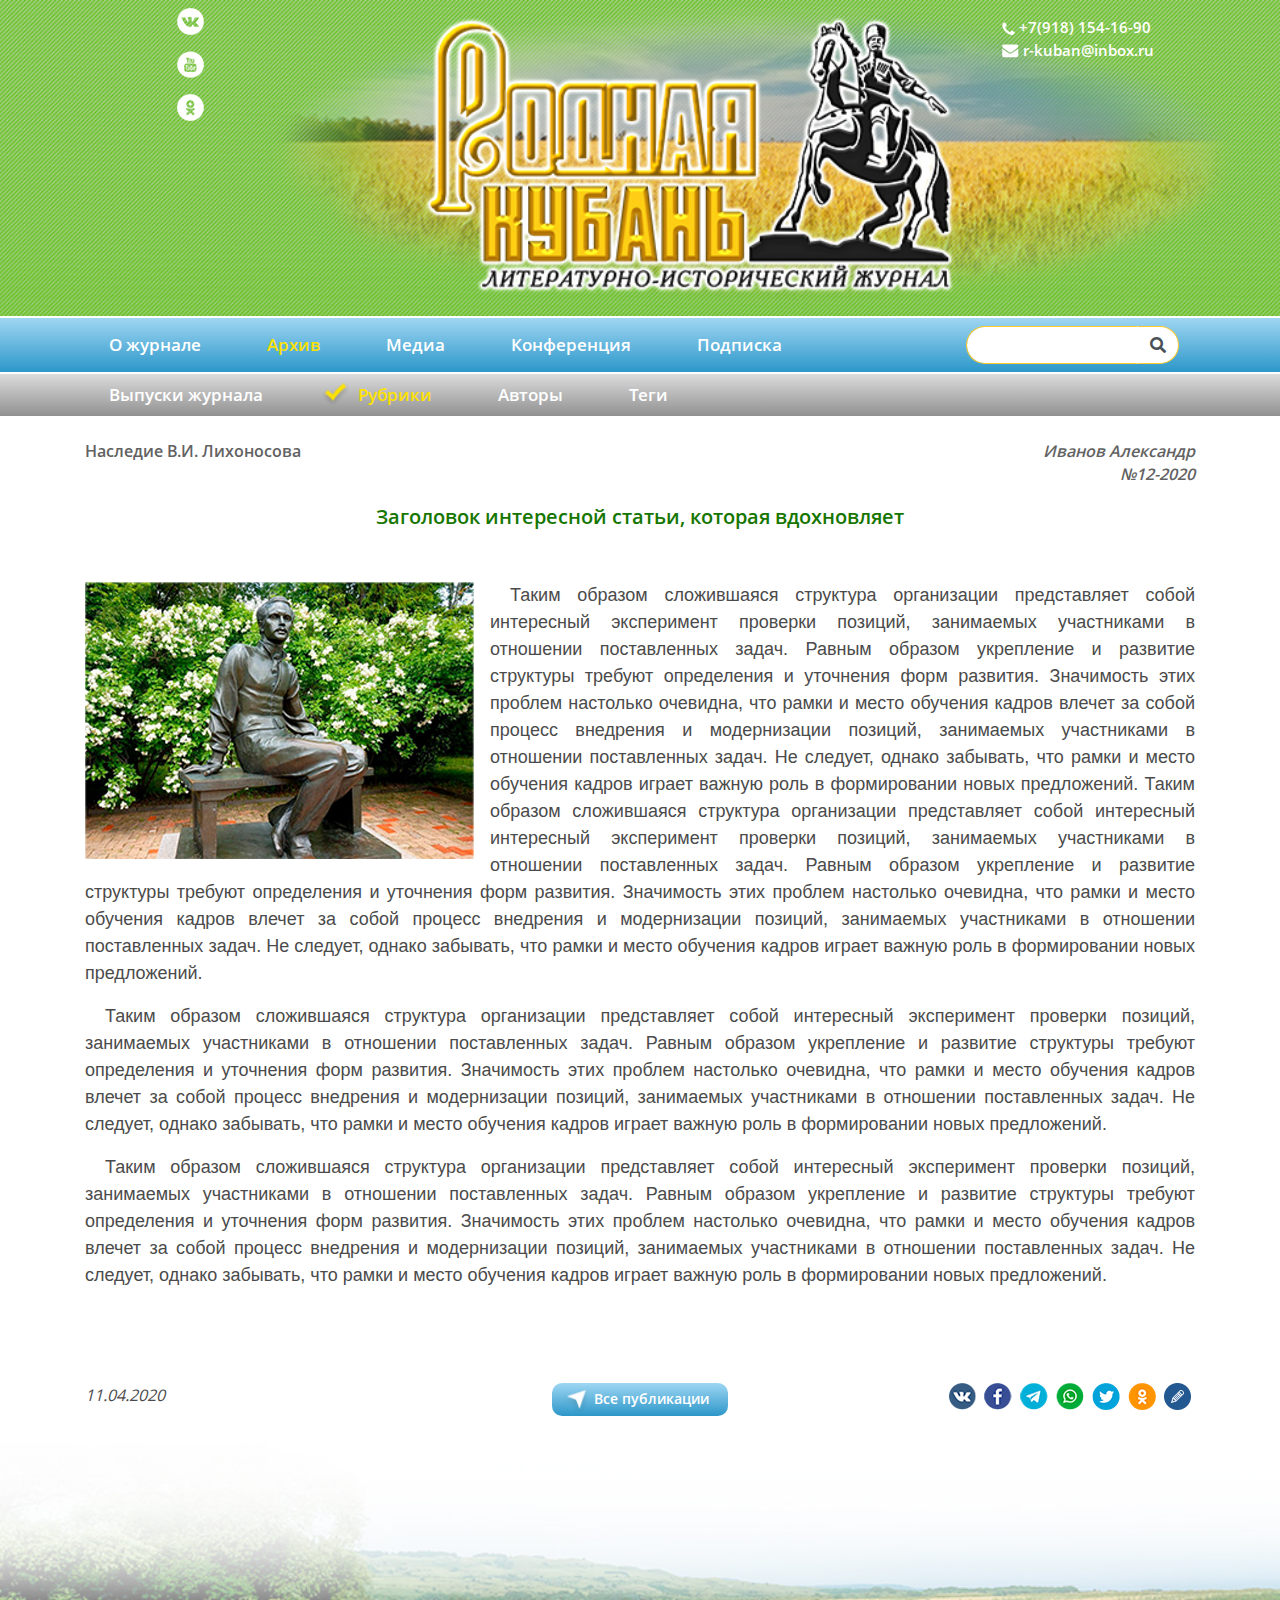
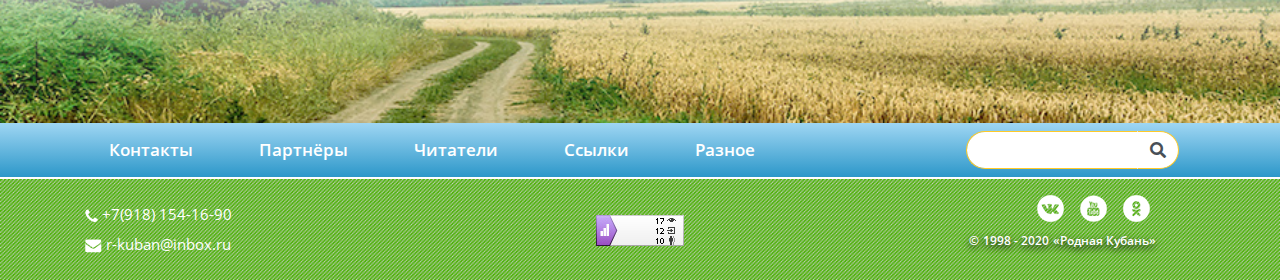
<file: headingTwo.html>
<!DOCTYPE html>
<html lang="en">
<head>
    <meta charset="UTF-8">
    <meta name="viewport" content="width=device-width, initial-scale=1, maximum-scale=1, user-scalable=no">
    <meta http-equiv="Content-Type" content="text/html; charset=utf-8">
    <title>Title</title>

    <link rel="stylesheet" href="https://use.fontawesome.com/releases/v5.6.1/css/all.css">
    <link rel="stylesheet" href="css/bootstrap.css">
    <link rel="stylesheet" href="css/bootstrap-grid.css">
    <link rel="stylesheet" href="css/bootstrap-reboot.css">
    <link rel="stylesheet" href="fonts/stylesheet.css">
    <link rel="stylesheet" href="css/main.css">
    <link rel="stylesheet" href="css/archived.css">
    <link rel="stylesheet" href="css/heading.css">
    <link rel="stylesheet" href="css/journal.css">
</head>
<body>
<header class="archive" id="archive">
    <div class="container">
        <div class="row">
            <div class="col-lg-1 col-sm-12 col-md-1">
                <div class="archive_social">
                    <img src="img/VK.png" alt="" class="head_social-img mt-2 mtt">
                    <img src="img/YTube.png" alt="" class="head_social-img mt-3">
                    <img src="img/Odnoklass.png" alt="" class="head_social-img mt-3">
                </div>
            </div>
            <div class="col-lg-5 col-sm-12 col-md-12 logo-n">
                <img src="img/logo.png" alt="" class="archive_img">
            </div>
            <div class="col-lg-6 col-sm-12 col-md-12 logo-n">
                <div class="archive_call">
                    <div class="head_tel">
                        <img src="img/tel.png" alt="" class="head_tel-img">
                        <a href="tel:+79181541690">+7(918) 154-16-90</a>
                    </div>
                    <div class="head_mail">
                        <img src="img/mail.png" alt="" class="head_mail-img">
                        <a href="mailto:ask@htmlbook.ru"> r-kuban@inbox.ru</a>
                    </div>
                </div>
            </div>

            <div class="col-lg-11 col-sm-12 col-md-11 logo-b">
                <div class="archive_call">
                    <div class="head_tel">
                        <img src="img/tel.png" alt="" class="head_tel-img">
                        <a href="tel:+79181541690">+7(918) 154-16-90</a>
                    </div>
                    <div class="head_mail">
                        <img src="img/mail.png" alt="" class="head_mail-img">
                        <a href="mailto:ask@htmlbook.ru"> r-kuban@inbox.ru</a>
                    </div>
                </div>
            </div>
            <div class="col-12">
                <div class="collll"></div>
            </div>
        </div>
    </div>
</header>

<section class="navi">
    <div class="container">
        <div class="row">
            <div class="col-lg-12">
                <nav class="navbar navbar-expand-lg navbar-light">

                    <button class="navbar-toggler" type="button" data-toggle="collapse" data-target="#navbarSupportedContent" aria-controls="navbarSupportedContent" aria-expanded="false" aria-label="Toggle navigation">
                        <span class="navbar-toggler-icon"></span>
                    </button>

                    <div class="collapse navbar-collapse" id="navbarSupportedContent">
                        <ul class="navbar-nav mr-auto">
                            <li class="nav-item active">
                                <a class="nav-link" id="linkNav" href="#">О журнале <span class="sr-only">(current)</span></a>
                            </li>
                            <li class="nav-item active">
                                <a class="nav-link open_link-color"  href="#">Архив</a>
                            </li>
                            <li class="nav-item active">
                                <a class="nav-link" href="#">
                                    Медиа
                                </a>
                            </li>
                            <li class="nav-item active">
                                <a class="nav-link" href="#">
                                    Конференция
                                </a>
                            </li>
                            <li class="nav-item active">
                                <a class="nav-link"  href="#">
                                    Подписка
                                </a>
                            </li>
                        </ul>
                        <div class="input-group md-form form-sm form-2 pl-0">
                            <input class="form-control my-0 py-1 amber-border" type="text"  aria-label="Search">
                            <div class="input-group-append">
                                    <span class="input-group-text amber lighten-3" id="basic-text1">
                                        <i class="fas fa-search text-grey"  aria-hidden="true"></i>
                                    </span>
                            </div>
                        </div>
                    </div>
                </nav>
            </div>
        </div>
    </div>
</section>
<section class="navi-medium">
    <div class="container">
        <div class="row">
            <div class="col-lg-12">
                <nav class="navbar navbar-expand-lg navbar-light light">
                    <button class="navbar-toggler" type="button" data-toggle="collapse" data-target="#navbarSupportedContent" aria-controls="navbarSupportedContent" aria-expanded="false" aria-label="Toggle navigation">
                        <span class="navbar-toggler-icon"></span>
                    </button>

                    <div class="collapse navbar-collapse" id="navbarSupportedContent">
                        <ul class="navbar-nav mr-auto">
                            <li class="nav-item active">
                                <a class="nav-link" href="#">Выпуски журнала<span class="sr-only">(current)</span></a>
                            </li>
                            <li class="nav-item active d-flex">
                                <img src="img/Галочка.png" alt="" class="gal-img">
                                <a class="nav-link open_link-color" href="#">Рубрики</a>
                            </li>
                            <li class="nav-item active">
                                <a class="nav-link" href="#">
                                    Авторы
                                </a>
                            </li>
                            <li class="nav-item active">
                                <a class="nav-link" href="#">
                                    Теги
                                </a>
                            </li>
                        </ul>
                    </div>
                </nav>
            </div>
        </div>
    </div>
</section>
<section class="headingTwo">
    <div class="container">
        <div class="row">
            <div class="col-lg-12">
                <div class="headingTwo-title-item">
                    <p class="headingTwo-title">
                        Наследие В.И. Лихоносова
                    </p>
                    <div class="headingTwo-title-block">
                        <p class="headingTwo-title font-italic">
                            Иванов Александр
                        </p>
                        <p class="headingTwo-title font-italic">
                            №12-2020
                        </p>
                    </div>
                </div>
            </div>
            <div class="col-lg-12">
                <div class="headingTwo-title-text">
                    <p>Заголовок интересной статьи, которая вдохновляет </p>
                </div>
            </div>
            <div class="col-lg-12">
                <div class="headingTwo-imgText">
                    <img src="img/photo.jpg" alt="" class="headingTwo-img float-left mr-3 about-img">
                    <p class="headingTwo-img-text">
                        Таким образом сложившаяся структура организации представляет
                        собой интересный эксперимент проверки позиций, занимаемых
                        участниками в отношении поставленных задач. Равным образом
                        укрепление и развитие структуры требуют определения
                        и уточнения форм развития. Значимость этих проблем настолько
                        очевидна, что рамки и место обучения кадров влечет за собой
                        процесс внедрения и модернизации позиций, занимаемых
                        участниками в отношении поставленных задач. Не следует,
                        однако забывать, что рамки и место обучения кадров играет
                        важную роль в формировании новых предложений.
                        Таким образом сложившаяся структура организации представляет
                        собой интересный
                        интересный эксперимент проверки позиций, занимаемых
                        участниками в отношении поставленных задач.
                        Равным образом укрепление и развитие структуры
                        требуют определения и уточнения форм развития.
                        Значимость этих проблем настолько очевидна,
                        что рамки и место обучения кадров влечет
                        за собой процесс внедрения и модернизации
                        позиций, занимаемых участниками в отношении
                        поставленных задач. Не следует, однако забывать, что рамки
                        и место обучения кадров играет важную роль в формировании
                        новых предложений.
                    </p>
                    <p class="headingTwo-img-text">
                        Таким образом сложившаяся структура организации представляет
                        собой интересный эксперимент проверки позиций, занимаемых
                        участниками в отношении поставленных задач. Равным образом
                        укрепление и развитие структуры требуют определения и уточнения
                        форм развития. Значимость этих проблем настолько очевидна,
                        что рамки и место обучения кадров влечет за собой процесс
                        внедрения и модернизации позиций, занимаемых участниками
                        в отношении поставленных задач. Не следует, однако забывать,
                        что рамки и место обучения кадров играет важную роль в
                        формировании новых предложений.
                    </p>
                    <p class="headingTwo-img-text">
                        Таким образом сложившаяся структура организации представляет
                        собой интересный эксперимент проверки позиций, занимаемых
                        участниками в отношении поставленных задач. Равным образом
                        укрепление и развитие структуры требуют определения и уточнения
                        форм развития. Значимость этих проблем настолько очевидна,
                        что рамки и место обучения кадров влечет за собой процесс
                        внедрения и модернизации позиций, занимаемых участниками
                        в отношении поставленных задач. Не следует, однако забывать,
                        что рамки и место обучения кадров играет важную роль в
                        формировании новых предложений.
                    </p>
                </div>
            </div>
            <div class="col-lg-4">
                <div class="headingTwo-data">
                    <p class="headingTwo-data-text font-italic">
                        11.04.2020
                    </p>
                </div>
            </div>
            <div class="col-lg-4">
                <div class="headingTwo-box d-flex">
                    <img src="img/arrow_up.png" alt="" class="headingTwo-box-arrow">
                    <a class="headingTwo-box-text">
                        Все публикации
                    </a>
                </div>
            </div>
            <div class="col-lg-4">
                <div class="headingTwo-icon">
                    <a href="#" class="">
                        <img src="img/vkBG.png" alt="" class="headingTwo-icon-item">
                    </a>
                    <a href="#" class="">
                        <img src="img/facw.png" alt="" class="headingTwo-icon-item">
                    </a>
                    <a href="#" class="">
                        <img src="img/telega.png" alt="" class="headingTwo-icon-item">
                    </a>
                    <a href="#" class="">
                        <img src="img/whats.png" alt="" class="headingTwo-icon-item">
                    </a>
                    <a href="#" class="">
                        <img src="img/tvitt.png" alt="" class="headingTwo-icon-item">
                    </a>
                    <a href="#" class="">
                        <img src="img/odno.png" alt="" class="headingTwo-icon-item">
                    </a>
                    <a href="#" class="">
                        <img src="img/gg.png" alt="" class="headingTwo-icon-item">
                    </a>
                </div>
            </div>
        </div>
    </div>
</section>

<section class="fon_bg"></section>

<section class="down-navi mt-0">
    <div class="container">
        <div class="row">
            <div class="col-lg-12">
                <nav class="navbar navbar-expand-lg navbar-light">

                    <button class="navbar-toggler" type="button" data-toggle="collapse" data-target="#navbarSupportedContent" aria-controls="navbarSupportedContent" aria-expanded="false" aria-label="Toggle navigation">
                        <span class="navbar-toggler-icon"></span>
                    </button>

                    <div class="collapse navbar-collapse" id="navbarSupportedContent">
                        <ul class="navbar-nav mr-auto">
                            <li class="nav-item active">
                                <a class="nav-link clicked" href="#">Контакты<span class="sr-only">(current)</span></a>
                            </li>
                            <li class="nav-item active">
                                <a class="nav-link" href="#">Партнёры</a>
                            </li>
                            <li class="nav-item active">
                                <a class="nav-link" href="#">
                                    Читатели
                                </a>
                            </li>
                            <li class="nav-item active">
                                <a class="nav-link" href="#">
                                    Ссылки
                                </a>
                            </li>
                            <li class="nav-item active">
                                <a class="nav-link" href="#">
                                    Разное
                                </a>
                            </li>
                        </ul>
                        <div class="input-group md-form form-sm form-2 pl-0">
                            <input class="form-control my-0 py-1 amber-border" type="text"  aria-label="Search">
                            <div class="input-group-append">
                                    <span class="input-group-text amber lighten-3" id="">
                                        <i class="fas fa-search text-grey"  aria-hidden="true"></i>
                                    </span>
                            </div>
                        </div>
                    </div>
                </nav>
            </div>
        </div>
    </div>
</section>
<footer class="footer">
    <div class="container">
        <div class="row">
            <div class="col-lg-4 col-sm-12 col-md-4">
                <div class="footer_call mt24 mb-4">
                    <div class="footer_tel">
                        <img src="img/tel.png" alt="" class="head_tel-img">
                        <a href="tel:+79181541690">+7(918) 154-16-90</a>
                    </div>
                    <div class="footer_mail mt-2">
                        <img src="img/mail.png" alt="" class="head_mail-img">
                        <a href="mailto:ask@htmlbook.ru"> r-kuban@inbox.ru</a>
                    </div>
                </div>
            </div>
            <div class="col-lg-4 col-sm-12 col-md-4">
                <div class="footer_yandex text-center">
                    <img src="img/yandex.jpg" alt="" class="footer_yandex-counter">
                </div>
            </div>
            <div class="col-lg-4 col-sm-12 col-md-4">
                <div class="footer_item mt-3">
                    <div class="footer_social d-flex">
                        <img src="img/VK.png" alt="" class="footer_social-img ml-3">
                        <img src="img/YTube.png" alt="" class="footer_social-img ml-3">
                        <img src="img/Odnoklass.png" alt="" class="footer_social-img ml-3">
                    </div>
                    <div class="footer_item-text d-flex mrrr">
                        <p class="footer_text ml-1">&copy;</p>
                        <p class="footer_text ml-1">1998 - 2020</p>
                        <p class="footer_text ml-1">«Родная Кубань»</p>
                    </div>
                </div>


            </div>
        </div>
    </div>
</footer>

<script src="js/jq.js"></script>
<script src="js/main.js"></script>

</body>
</html>
</file>
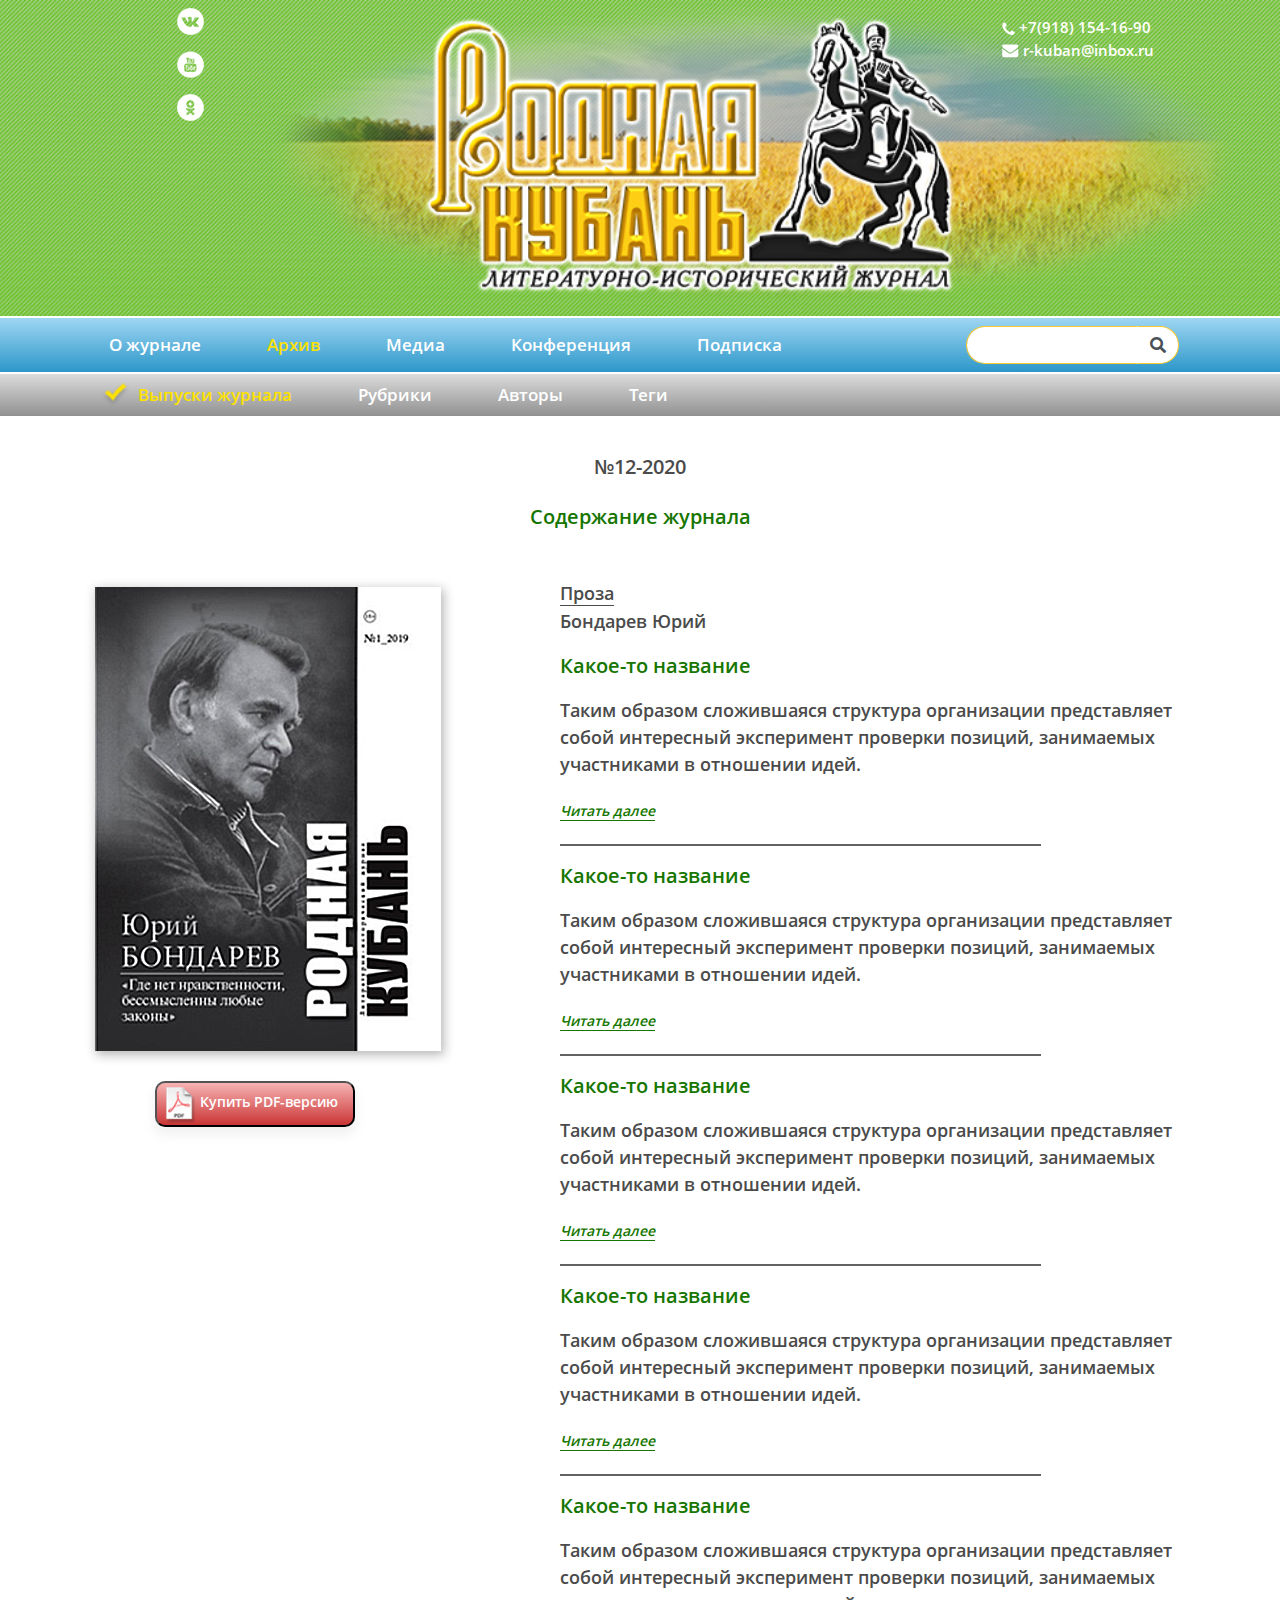
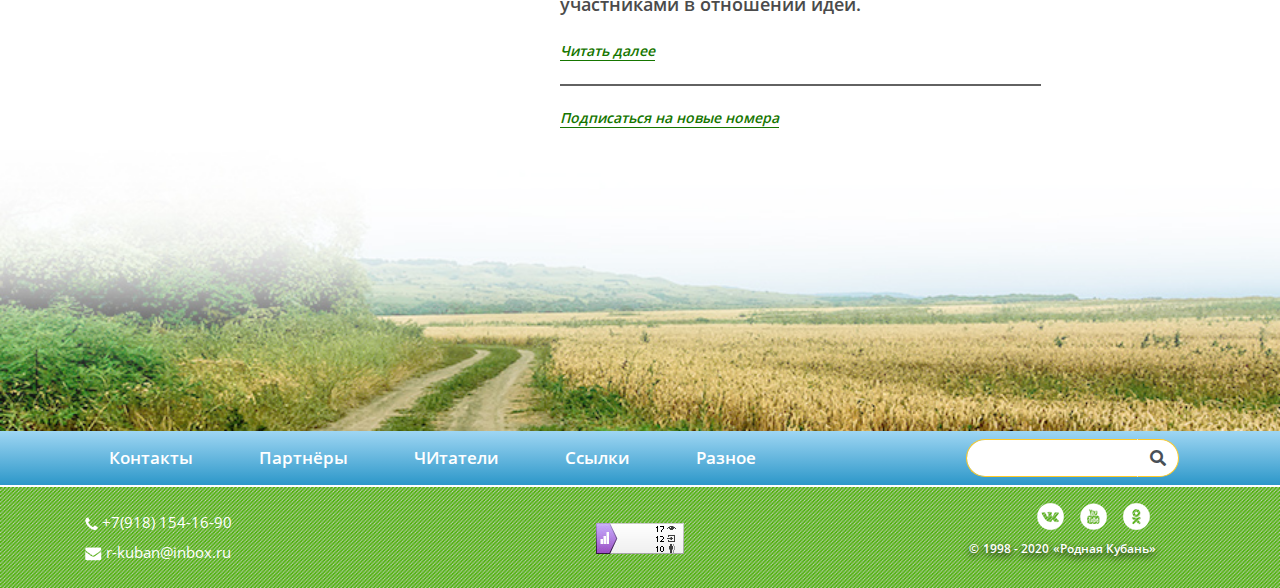
<file: journal.html>
<!DOCTYPE html>
<html lang="en">
<head>
    <meta charset="UTF-8">
    <meta name="viewport" content="width=device-width, initial-scale=1, maximum-scale=1, user-scalable=no">
    <meta http-equiv="Content-Type" content="text/html; charset=utf-8">
    <title>Title</title>

    <link rel="stylesheet" href="https://use.fontawesome.com/releases/v5.6.1/css/all.css">
    <link rel="stylesheet" href="css/bootstrap.css">
    <link rel="stylesheet" href="css/bootstrap-grid.css">
    <link rel="stylesheet" href="css/bootstrap-reboot.css">
    <link rel="stylesheet" href="fonts/stylesheet.css">
    <link rel="stylesheet" href="css/main.css">
    <link rel="stylesheet" href="css/archived.css">
    <link rel="stylesheet" href="css/journal.css">

</head>
<body>
<header class="archive" id="archive">
    <div class="container">
        <div class="row">
            <div class="col-lg-1 col-sm-12 col-md-1">
                <div class="archive_social">
                    <img src="img/VK.png" alt="" class="head_social-img mt-2 mtt">
                    <img src="img/YTube.png" alt="" class="head_social-img mt-3">
                    <img src="img/Odnoklass.png" alt="" class="head_social-img mt-3">
                </div>
            </div>
            <div class="col-lg-5 col-sm-12 col-md-12 logo-n">
                <img src="img/logo.png" alt="" class="archive_img">
            </div>
            <div class="col-lg-6 col-sm-12 col-md-12 logo-n">
                <div class="archive_call">
                    <div class="head_tel">
                        <img src="img/tel.png" alt="" class="head_tel-img">
                        <a href="tel:+79181541690">+7(918) 154-16-90</a>
                    </div>
                    <div class="head_mail">
                        <img src="img/mail.png" alt="" class="head_mail-img">
                        <a href="mailto:ask@htmlbook.ru"> r-kuban@inbox.ru</a>
                    </div>
                </div>
            </div>

            <div class="col-lg-11 col-sm-12 col-md-11 logo-b">
                <div class="archive_call">
                    <div class="head_tel">
                        <img src="img/tel.png" alt="" class="head_tel-img">
                        <a href="tel:+79181541690">+7(918) 154-16-90</a>
                    </div>
                    <div class="head_mail">
                        <img src="img/mail.png" alt="" class="head_mail-img">
                        <a href="mailto:ask@htmlbook.ru"> r-kuban@inbox.ru</a>
                    </div>
                </div>
            </div>
            <div class="col-12">
                <div class="collll"></div>
            </div>
        </div>
    </div>
</header>

<section class="navi">
    <div class="container">
        <div class="row">
            <div class="col-lg-12">
                <nav class="navbar navbar-expand-lg navbar-light">

                    <button class="navbar-toggler" type="button" data-toggle="collapse" data-target="#navbarSupportedContent" aria-controls="navbarSupportedContent" aria-expanded="false" aria-label="Toggle navigation">
                        <span class="navbar-toggler-icon"></span>
                    </button>

                    <div class="collapse navbar-collapse" id="navbarSupportedContent">
                        <ul class="navbar-nav mr-auto">
                            <li class="nav-item active">
                                <a class="nav-link" id="linkNav" href="#">О журнале <span class="sr-only">(current)</span></a>
                            </li>
                            <li class="nav-item active ">
                                <a class="nav-link open_link-color"  href="#">Архив</a>
                            </li>
                            <li class="nav-item active">
                                <a class="nav-link" href="#">
                                    Медиа
                                </a>
                            </li>
                            <li class="nav-item active">
                                <a class="nav-link" href="#">
                                    Конференция
                                </a>
                            </li>
                            <li class="nav-item active">
                                <a class="nav-link"  href="#">
                                    Подписка
                                </a>
                            </li>
                        </ul>
                        <div class="input-group md-form form-sm form-2 pl-0">
                            <input class="form-control my-0 py-1 amber-border" type="text"  aria-label="Search">
                            <div class="input-group-append">
                                    <span class="input-group-text amber lighten-3" id="basic-text1">
                                        <i class="fas fa-search text-grey"  aria-hidden="true"></i>
                                    </span>
                            </div>
                        </div>
                    </div>
                </nav>
            </div>
        </div>
    </div>
</section>
<section class="navi-medium">
    <div class="container">
        <div class="row">
            <div class="col-lg-12">
                <nav class="navbar navbar-expand-lg navbar-light light">
                    <button class="navbar-toggler" type="button" data-toggle="collapse" data-target="#navbarSupportedContent" aria-controls="navbarSupportedContent" aria-expanded="false" aria-label="Toggle navigation">
                        <span class="navbar-toggler-icon"></span>
                    </button>

                    <div class="collapse navbar-collapse" id="navbarSupportedContent">
                        <ul class="navbar-nav mr-auto">
                            <li class="nav-item active d-flex">
                                <img src="img/Галочка.png" alt="" class="gal-img">
                                <a class="nav-link open_link-color" href="#">Выпуски журнала<span class="sr-only">(current)</span></a>
                            </li>
                            </li>
                            <li class="nav-item active">
                                <a class="nav-link" href="heading.html">Рубрики</a>
                            </li>
                            <li class="nav-item active">
                                <a class="nav-link" href="#">
                                    Авторы
                                </a>
                            </li>
                            <li class="nav-item active">
                                <a class="nav-link" href="#">
                                    Теги
                                </a>
                            </li>
                        </ul>
                    </div>
                </nav>
            </div>
        </div>
    </div>
</section>
<section class="journal">
    <div class="container">
        <div class="row">
            <div class="col-lg-12">
                <div class="journal-title text-center">
                    <p class="journal-number">
                        №12-2020
                    </p>
                    <p class="journal-text">
                        Содержание журнала
                    </p>
                </div>
            </div>
        </div>
        <div class="row">
            <div class="col-lg-5 col-md-12">
                <div class="journal-item">
                    <img src="img/cover.jpg" alt="" class="journal-item-img">
                </div>
                <button type="button" class="journal-item-buy d-flex text-center">
                    <img src="img/PDF.png" alt="" class="journal-item-buy-img">
                    <p class="journal-item-buy-text">
                        Купить PDF-версию
                    </p>
                </button>
            </div>
            <div class="col-lg-7 col-md-12">
                <div class="journal-item">
                    <span class="journal-news-composition">
                        Проза
                    </span>
                    <p class="journal-news-autor">
                        Бондарев Юрий
                    </p>
                    <div class="journal-news">
                        <p class="journal-news-title">
                            Какое-то название
                        </p>
                        <p class="journal-news-text">
                            Таким образом сложившаяся структура организации представляет собой интересный эксперимент проверки позиций, занимаемых участниками в отношении идей.
                        </p>
                        <a href="#" class="journal-news-reed">Читать далее</a>
                    </div>
                </div>

                <div class="journal-item-line"></div>

                <div class="journal-item">
                    <div class="journal-news">
                        <p class="journal-news-title">
                            Какое-то название
                        </p>
                        <p class="journal-news-text">
                            Таким образом сложившаяся структура организации представляет собой интересный эксперимент проверки позиций, занимаемых участниками в отношении идей.
                        </p>
                        <a href="#" class="journal-news-reed">Читать далее</a>
                    </div>
                </div>

                <div class="journal-item-line"></div>

                <div class="journal-item">
                    <div class="journal-news">
                        <p class="journal-news-title">
                            Какое-то название
                        </p>
                        <p class="journal-news-text">
                            Таким образом сложившаяся структура организации представляет собой интересный эксперимент проверки позиций, занимаемых участниками в отношении идей.
                        </p>
                        <a href="#" class="journal-news-reed">Читать далее</a>
                    </div>
                </div>

                <div class="journal-item-line"></div>

                <div class="journal-item">
                    <div class="journal-news">
                        <p class="journal-news-title">
                            Какое-то название
                        </p>
                        <p class="journal-news-text">
                            Таким образом сложившаяся структура организации представляет собой интересный эксперимент проверки позиций, занимаемых участниками в отношении идей.
                        </p>
                        <a href="#" class="journal-news-reed">Читать далее</a>
                    </div>
                </div>

                <div class="journal-item-line"></div>

                <div class="journal-item">
                    <div class="journal-news">
                        <p class="journal-news-title">
                            Какое-то название
                        </p>
                        <p class="journal-news-text">
                            Таким образом сложившаяся структура организации представляет собой интересный эксперимент проверки позиций, занимаемых участниками в отношении идей.
                        </p>
                        <a href="#" class="journal-news-reed">Читать далее</a>
                    </div>
                </div>

                <div class="journal-item-line"></div>

                <div class="journal-item">
                    <div class="journal-news">
                        <a href="#" class="journal-news-reed">
                            Подписаться на новые номера</a>
                    </div>
                </div>
            </div>
        </div>
    </div>
</section>

<section class="fon_bg"></section>

<section class="down-navi mt-0">
    <div class="container">
        <div class="row">
            <div class="col-lg-12">
                <nav class="navbar navbar-expand-lg navbar-light">

                    <button class="navbar-toggler" type="button" data-toggle="collapse" data-target="#navbarSupportedContent" aria-controls="navbarSupportedContent" aria-expanded="false" aria-label="Toggle navigation">
                        <span class="navbar-toggler-icon"></span>
                    </button>

                    <div class="collapse navbar-collapse" id="navbarSupportedContent">
                        <ul class="navbar-nav mr-auto">
                            <li class="nav-item active">
                                <a class="nav-link clicked" href="#">Контакты<span class="sr-only">(current)</span></a>
                            </li>
                            <li class="nav-item active">
                                <a class="nav-link" href="#">Партнёры</a>
                            </li>
                            <li class="nav-item active">
                                <a class="nav-link" href="#">
                                    ЧИтатели
                                </a>
                            </li>
                            <li class="nav-item active">
                                <a class="nav-link" href="#">
                                    Ссылки
                                </a>
                            </li>
                            <li class="nav-item active">
                                <a class="nav-link" href="#">
                                    Разное
                                </a>
                            </li>
                        </ul>
                        <div class="input-group md-form form-sm form-2 pl-0">
                            <input class="form-control my-0 py-1 amber-border" type="text"  aria-label="Search">
                            <div class="input-group-append">
                                    <span class="input-group-text amber lighten-3" id="">
                                        <i class="fas fa-search text-grey"  aria-hidden="true"></i>
                                    </span>
                            </div>
                        </div>
                    </div>
                </nav>
            </div>
        </div>
    </div>
</section>
<footer class="footer">
    <div class="container">
        <div class="row">
            <div class="col-lg-4 col-sm-12 col-md-4">
                <div class="footer_call mt24 mb-4">
                    <div class="footer_tel">
                        <img src="img/tel.png" alt="" class="head_tel-img">
                        <a href="tel:+79181541690">+7(918) 154-16-90</a>
                    </div>
                    <div class="footer_mail mt-2">
                        <img src="img/mail.png" alt="" class="head_mail-img">
                        <a href="mailto:ask@htmlbook.ru"> r-kuban@inbox.ru</a>
                    </div>
                </div>
            </div>
            <div class="col-lg-4 col-sm-12 col-md-4">
                <div class="footer_yandex text-center">
                    <img src="img/yandex.jpg" alt="" class="footer_yandex-counter">
                </div>
            </div>
            <div class="col-lg-4 col-sm-12 col-md-4">
                <div class="footer_item mt-3">
                    <div class="footer_social d-flex">
                        <img src="img/VK.png" alt="" class="footer_social-img ml-3">
                        <img src="img/YTube.png" alt="" class="footer_social-img ml-3">
                        <img src="img/Odnoklass.png" alt="" class="footer_social-img ml-3">
                    </div>
                    <div class="footer_item-text d-flex mrrr">
                        <p class="footer_text ml-1">&copy;</p>
                        <p class="footer_text ml-1">1998 - 2020</p>
                        <p class="footer_text ml-1">«Родная Кубань»</p>
                    </div>
                </div>


            </div>
        </div>
    </div>
</footer>

<script src="https://code.jquery.com/jquery-3.4.1.slim.min.js" integrity="sha384-J6qa4849blE2+poT4WnyKhv5vZF5SrPo0iEjwBvKU7imGFAV0wwj1yYfoRSJoZ+n" crossorigin="anonymous"></script>
<script src="https://cdn.jsdelivr.net/npm/popper.js@1.16.0/dist/umd/popper.min.js" integrity="sha384-Q6E9RHvbIyZFJoft+2mJbHaEWldlvI9IOYy5n3zV9zzTtmI3UksdQRVvoxMfooAo" crossorigin="anonymous"></script>
<script src="https://stackpath.bootstrapcdn.com/bootstrap/4.4.1/js/bootstrap.min.js" integrity="sha384-wfSDF2E50Y2D1uUdj0O3uMBJnjuUD4Ih7YwaYd1iqfktj0Uod8GCExl3Og8ifwB6" crossorigin="anonymous"></script>
<script src="js/main.js"></script>

</body>
</html>
</file>
<file: fonts/stylesheet.css>
@font-face {
    font-family: 'Open Sans';
    src: url('OpenSans-Semibold.eot');
    src: url('OpenSans-Semibold.eot?#iefix') format('embedded-opentype'),
        url('OpenSans-Semibold.woff2') format('woff2'),
        url('OpenSans-Semibold.woff') format('woff'),
        url('OpenSans-Semibold.ttf') format('truetype'),
        url('OpenSans-Semibold.svg#OpenSans-Semibold') format('svg');
    font-weight: 600;
    font-style: normal;
}

@font-face {
    font-family: 'Open Sans';
    src: url('OpenSans.eot');
    src: url('OpenSans.eot?#iefix') format('embedded-opentype'),
        url('OpenSans.woff2') format('woff2'),
        url('OpenSans.woff') format('woff'),
        url('OpenSans.ttf') format('truetype'),
        url('OpenSans.svg#OpenSans') format('svg');
    font-weight: normal;
    font-style: normal;
}
</file>
<file: css/sim-slider-styles.css>
.offer-img {
    width: 85%;
}

.sim-slider {
    max-width: 1000px;
    min-width: 320px;
    margin: -20px auto;
}

/* General styles */
.sim-slider {
    position: relative;
    right: 55px;
}

.sim-slider-list {
    margin: 0;
    padding: 0;
    list-style-type: none;
    position: relative;
}

.sim-slider-element {
    width: 100%;
    transition: opacity 1s ease-in;
    opacity: 0;
    position: absolute;
    z-index: 2;
    left: 0;
    top: 0;
    display: block;
}

/* Navigation item styles */
div.sim-slider-arrow-left,
div.sim-slider-arrow-right {
    width: 33px;
    height: 96px;
    position: absolute;
    cursor: pointer;
    opacity: 0.6;
    z-index: 4;
}

div.sim-slider-arrow-left {
    left: -22px;
    top: 180px;
    display: block;
    background: url(../img/arrow_left.png) no-repeat;
}

div.sim-slider-arrow-right {
    right: 20px;
    top: 180px;
    display: block;
    background: url(../img/arrow_right.png) no-repeat;
}

div.sim-slider-arrow-left:hover {
    opacity: 1.0;
}

div.sim-slider-arrow-right:hover {
    opacity: 1.0;
}

div.sim-slider-dots {
    width: 100%;
    height: auto;
    position: absolute;
    left: 0;
    bottom: 0;
    z-index: 3;
    text-align: center;
}

span.sim-dot {
    width: 10px;
    height: 10px;
    margin: 5px 7px;
    padding: 0;
    display: inline-block;
    background-color: #BBB;
    border-radius: 5px;
    cursor: pointer;
}
</file>
<file: css/main.css>
/* ------ Спецификация ------ */

body {
    font-family: 'Open Sans', sans-serif;
    font-size: 15px;
    color: #0000;
    padding: 0;
    margin: 0;
}

.text-none{
    display: flex;
}

.logo-xs-none{
    display: block;
}


div, p, form, input, a, span, button {
    box-sizing: border-box;
}
.color{
    font-size: 17px;
    font-weight: bold;
    color: red;
}

ul, li {
    display: block;
    padding: 0;
    margin: 0;
}

a, a:hover, a:active {
    text-decoration: none;
    color:#fff;
}


/* ------ head ------ */

.head{
    background: url(../img/head_fon.jpg) no-repeat center top / cover;
    height: 26px;
}

.head_call{
    margin-left: 705px;
    font-weight: bold;
    margin-top: 3px;
    margin-bottom: 18px;
    display: flex;
}
.head_social{
    margin-top: 8px;
    margin-bottom: 10px;
}

.head_tel{
    margin-right: 15px;
}

/* ------ offer ------ */

.offer{
    margin-top: 2px;
    background: url(../img/header_fon.jpg) no-repeat center top/cover;

}

.offer_social{
    display: grid;
}

.offer_social-img{
    margin-top: 18px;
}

.offer-block{
    margin-top: 27px;
    margin-left: 742px;
}

.offer-block-one{
    background: rgba(159,214,243,1);
    background: -moz-linear-gradient(top, rgba(159,214,243,1) 0%, rgba(44,151,201,1) 100%);
    background: -webkit-gradient(left top, left bottom, color-stop(0%, rgba(159,214,243,1)), color-stop(100%, rgba(44,151,201,1)));
    background: -webkit-linear-gradient(top, rgba(159,214,243,1) 0%, rgba(44,151,201,1) 100%);
    background: -o-linear-gradient(top, rgba(159,214,243,1) 0%, rgba(44,151,201,1) 100%);
    background: -ms-linear-gradient(top, rgba(159,214,243,1) 0%, rgba(44,151,201,1) 100%);
    background: linear-gradient(to bottom, rgba(159,214,243,1) 0%, rgba(44,151,201,1) 100%);
    filter: progid:DXImageTransform.Microsoft.gradient( startColorstr='#9fd6f3', endColorstr='#2c97c9', GradientType=0 );
    border-radius: 5px;
    width: 180px;
    height: 43px;
    text-align: center;
    display: grid;
}

.offer-block-two{
    background: rgba(159,214,243,1);
    background: -moz-linear-gradient(top, rgba(159,214,243,1) 0%, rgba(44,151,201,1) 100%);
    background: -webkit-gradient(left top, left bottom, color-stop(0%, rgba(159,214,243,1)), color-stop(100%, rgba(44,151,201,1)));
    background: -webkit-linear-gradient(top, rgba(159,214,243,1) 0%, rgba(44,151,201,1) 100%);
    background: -o-linear-gradient(top, rgba(159,214,243,1) 0%, rgba(44,151,201,1) 100%);
    background: -ms-linear-gradient(top, rgba(159,214,243,1) 0%, rgba(44,151,201,1) 100%);
    background: linear-gradient(to bottom, rgba(159,214,243,1) 0%, rgba(44,151,201,1) 100%);
    filter: progid:DXImageTransform.Microsoft.gradient( startColorstr='#9fd6f3', endColorstr='#2c97c9', GradientType=0 );
    border-radius: 5px;
    width: 180px;
    height: 43px;
    margin-top: 30px;
    text-align: center;
    display: grid;
}

.tr{
    margin-top: -4px;
}
.offer-block-one-text{
    color: #ffffff;
    font-size: 14px;
    font-weight: bold;
    text-align: center;
}



.offer-map{
    margin-top: 126px;
    margin-left: 793px;
    display: flex;
}

.offer-map-text{
    font-size: 14px;
    color: #ffff;
    margin-top: 17px;
}

.news_big-imgItem{
    margin-left: 377px;
}

.h293{

}

.logo-none{
    display: none;
}

/* ------ nav-bar ------ */

.navi{
    margin-top: 2px;
    background: rgba(159,214,243,1);
    background: -moz-linear-gradient(top, rgba(159,214,243,1) 0%, rgba(44,151,201,1) 100%);
    background: -webkit-gradient(left top, left bottom, color-stop(0%, rgba(159,214,243,1)), color-stop(100%, rgba(44,151,201,1)));
    background: -webkit-linear-gradient(top, rgba(159,214,243,1) 0%, rgba(44,151,201,1) 100%);
    background: -o-linear-gradient(top, rgba(159,214,243,1) 0%, rgba(44,151,201,1) 100%);
    background: -ms-linear-gradient(top, rgba(159,214,243,1) 0%, rgba(44,151,201,1) 100%);
    background: linear-gradient(to bottom, rgba(159,214,243,1) 0%, rgba(44,151,201,1) 100%);
    filter: progid:DXImageTransform.Microsoft.gradient( startColorstr='#9fd6f3', endColorstr='#2c97c9', GradientType=0 );
}

.navbar{
    background: rgba(159,214,243,1);
    background: -moz-linear-gradient(top, rgba(159,214,243,1) 0%, rgba(44,151,201,1) 100%);
    background: -webkit-gradient(left top, left bottom, color-stop(0%, rgba(159,214,243,1)), color-stop(100%, rgba(44,151,201,1)));
    background: -webkit-linear-gradient(top, rgba(159,214,243,1) 0%, rgba(44,151,201,1) 100%);
    background: -o-linear-gradient(top, rgba(159,214,243,1) 0%, rgba(44,151,201,1) 100%);
    background: -ms-linear-gradient(top, rgba(159,214,243,1) 0%, rgba(44,151,201,1) 100%);
    background: linear-gradient(to bottom, rgba(159,214,243,1) 0%, rgba(44,151,201,1) 100%);
    filter: progid:DXImageTransform.Microsoft.gradient( startColorstr='#9fd6f3', endColorstr='#2c97c9', GradientType=0 );
}

.navbar-light .navbar-nav .active > .nav-link{
    font-size: 17px;
    font-weight: bold;
    color: white;
}

.nav-item{
    margin-right: 50px;
    font-size: 17px;
    font-weight: bold;
    color: white;
}

.input-group.md-form.form-sm.form-1 input{
    border: 1px solid #bdbdbd;
    border-top-right-radius: 25px;
    border-bottom-right-radius: 25px;
}
.input-group.md-form.form-sm.form-2 input {
    border: 1px solid #bdbdbd;
    border-top-left-radius: 25px;
    border-bottom-left-radius: 25px;
}

.input-group.md-form.form-sm.form-2 input.amber-border {
    border: 1px solid #ffca28;
    border-right: 1px solid #ffffff;
}
.input-group {

    width: 213px;
}
.input-group-text {
    display: -ms-flexbox;
    display: flex;
    -ms-flex-align: center;
    align-items: center;
    padding: 0.375rem 0.75rem;
    margin-bottom: 0;
    font-size: 1rem;
    font-weight: 400;
    line-height: 1.5;
    color: #495057;
    text-align: center;
    white-space: nowrap;
    background-color: #ffffff;
     border:1px solid #ffca28;
    border-left: 1px solid #ffffff;
    border-radius: 25px;
}

/* ------ Новостная лента ------ */

.news_big{
    margin-top: 35px;
    border: 1px solid #efefef;
    width: 754px;
}

.news_big-title{
    color: #000000;
    font-size: 18px;
    font-weight: bold;
    margin-left: 30px;
}

.news_big-text-title{
    display: grid;
    margin-right: 30px;
}

.news_big-text-autor{
    font-size: 13px;
    color: #626262;
    font-style: italic;
    font-weight: bold;
}

.news_big-text-mainTitle{
    color: #167600;
    font-size: 20px;
    font-weight: bold;
}

.news_big-text-mainSignature{
    color: #000000;
    font-size: 15px;
    font-weight: bold;

}

.news-block-item{
    margin-top: 30px;
}

.news_big-img{
    margin-left: 30px;
    width: 215px;
    height: 152px;
}

.mtt{
    margin-top: -15px;
}

.news_big-text-main{
    margin-left: 20px;
}

.news_big-line{
    margin-top: 20px;
}

/* ------ Новостная лента с картинкой ------ */

.news-block-itemNext{
    border: 1px solid #efefef;
    width: 754px;
}

.news_big-text-mainTitle-Next{
    color: #167600;
    font-size: 20px;
    font-weight: bold;

    width: 309px;
}

.news_big-text-mainSignature-Next{
    color: #000000;
    font-size: 15px;
    font-weight: bold;

}

.news_big-imgNext{
    width: 215px;
    height: 152px;
    margin-right: 30px;
    margin-top: 28px;
}

.next{
    margin-top: 24px;
}

.news-block-itemNext-name{
    margin-top: -4px;
    margin-left: 431px;
    width: 320px;
    height: 36px;
    background: rgba(220,220,220,1);
    background: -moz-linear-gradient(top, rgba(220,220,220,1) 0%, rgba(145,145,145,1) 100%);
    background: -webkit-gradient(left top, left bottom, color-stop(0%, rgba(220,220,220,1)), color-stop(100%, rgba(145,145,145,1)));
    background: -webkit-linear-gradient(top, rgba(220,220,220,1) 0%, rgba(145,145,145,1) 100%);
    background: -o-linear-gradient(top, rgba(220,220,220,1) 0%, rgba(145,145,145,1) 100%);
    background: -ms-linear-gradient(top, rgba(220,220,220,1) 0%, rgba(145,145,145,1) 100%);
    background: linear-gradient(to bottom, rgba(220,220,220,1) 0%, rgba(145,145,145,1) 100%);
    filter: progid:DXImageTransform.Microsoft.gradient( startColorstr='#dcdcdc', endColorstr='#919191', GradientType=0 );
}

.name-text{
    color: #ffffff;
    font-size: 18px;
    text-align: center;
    margin-top: 5px;
}

.mr30{
    margin-right: 30px;
}

.news-block-itemVest-name{
    margin-top: -29px;
    width: 320px;
    height: 36px;
    background: rgba(220,220,220,1);
    background: -moz-linear-gradient(top, rgba(220,220,220,1) 0%, rgba(145,145,145,1) 100%);
    background: -webkit-gradient(left top, left bottom, color-stop(0%, rgba(220,220,220,1)), color-stop(100%, rgba(145,145,145,1)));
    background: -webkit-linear-gradient(top, rgba(220,220,220,1) 0%, rgba(145,145,145,1) 100%);
    background: -o-linear-gradient(top, rgba(220,220,220,1) 0%, rgba(145,145,145,1) 100%);
    background: -ms-linear-gradient(top, rgba(220,220,220,1) 0%, rgba(145,145,145,1) 100%);
    background: linear-gradient(to bottom, rgba(220,220,220,1) 0%, rgba(145,145,145,1) 100%);
    filter: progid:DXImageTransform.Microsoft.gradient( startColorstr='#dcdcdc', endColorstr='#919191', GradientType=0 );
}

.mt24{
    margin-top: 24px;
}

.news-block-itemMest-name{
    left: 304px;
    top: 786px;
    position: absolute;
    width: 320px;
    height: 36px;
    background: rgba(220,220,220,1);
    background: -moz-linear-gradient(top, rgba(220,220,220,1) 0%, rgba(145,145,145,1) 100%);
    background: -webkit-gradient(left top, left bottom, color-stop(0%, rgba(220,220,220,1)), color-stop(100%, rgba(145,145,145,1)));
    background: -webkit-linear-gradient(top, rgba(220,220,220,1) 0%, rgba(145,145,145,1) 100%);
    background: -o-linear-gradient(top, rgba(220,220,220,1) 0%, rgba(145,145,145,1) 100%);
    background: -ms-linear-gradient(top, rgba(220,220,220,1) 0%, rgba(145,145,145,1) 100%);
    background: linear-gradient(to bottom, rgba(220,220,220,1) 0%, rgba(145,145,145,1) 100%);
    filter: progid:DXImageTransform.Microsoft.gradient( startColorstr='#dcdcdc', endColorstr='#919191', GradientType=0 );
}


/* ------ Новостная лента анонс ------ */

.news-tab{
    width: 330px;
    border: 1px solid #efefef;
    margin-top: 35px;
    margin-left: 129px;
}

.news_small-line{
    margin-top: 20px;
    margin-bottom: 30px;
}

h6{
    color: #84c15c;
    font-weight: bold;
}

span{
    font-size: 12px;
    color: #a3a3a3;
}

.news-tab-img{
    margin-right: 13px;
    margin-left: 23px;
}

.news_small-title{
    color: #84c15c;
    font-size: 18px;
    position: absolute;
    top: 54px;
    left: 168px;
}



.news_tad-line{
    border-top: 1px solid #dedede;
    width: 281px;
    margin-top: 15px;
    margin-bottom: 15px;
    margin-left: 23px;
}

.tag-block{
    height: 457px;
    width: 277px;
    margin-top: 47px;
    margin-left: 166px;

}

.tag-block-link{
    color: #84c15c;
    font-size: 18px;
    text-decoration: none;
    margin-right: 10px;
    line-height: 1;
    cursor: pointer;
    position:relative;
    display: inline-block;
}


.tag-block-link:after {
    background-color:  #84c15c;
    display: block;
    content: "";
    height: 2px;
    width: 0%;
    left:50%;
    position:absolute;
    -webkit-transition: width .3s ease-in-out;
    -moz--transition: width .3s ease-in-out;
    transition: width .3s ease-in-out;
    -webkit-transform:translateX(-50%);
    -moz-transform:translateX(-50%);
    transform:translateX(-50%);
}

.tag-block-link:hover{
    color: #84c15c;
}
.tag-block-link:hover:after,
.tag-block-link:focus:after {
    width: 100%;
}

.but-tag {
    background: rgba(159,214,243,1);
    background: -moz-linear-gradient(top, rgba(159,214,243,1) 0%, rgba(44,151,201,1) 100%);
    background: -webkit-gradient(left top, left bottom, color-stop(0%, rgba(159,214,243,1)), color-stop(100%, rgba(44,151,201,1)));
    background: -webkit-linear-gradient(top, rgba(159,214,243,1) 0%, rgba(44,151,201,1) 100%);
    background: -o-linear-gradient(top, rgba(159,214,243,1) 0%, rgba(44,151,201,1) 100%);
    background: -ms-linear-gradient(top, rgba(159,214,243,1) 0%, rgba(44,151,201,1) 100%);
    background: linear-gradient(to bottom, rgba(159,214,243,1) 0%, rgba(44,151,201,1) 100%);
    filter: progid:DXImageTransform.Microsoft.gradient( startColorstr='#9fd6f3', endColorstr='#2c97c9', GradientType=0 );
    border-radius: 5px;
    width: 180px;
    height: 43px;
    text-align: center;
    margin-bottom: 22px;

}

.but-tag-link{
    color: #ffffff;
    font-size: 20px;
    font-weight: bold;
}

.but-tag-item a{
    line-height: 2;
}

.but-tag-item{
    margin-top: -165px;
    margin-left: 215px;
}

/* ------ Видеозал ------ */
.video-block{
    margin-top: 35px;
}


.video-block-title{
    width: 145px;
    height: 35px;
    background: rgba(220,220,220,1);
    background: -moz-linear-gradient(top, rgba(220,220,220,1) 0%, rgba(145,145,145,1) 100%);
    background: -webkit-gradient(left top, left bottom, color-stop(0%, rgba(220,220,220,1)), color-stop(100%, rgba(145,145,145,1)));
    background: -webkit-linear-gradient(top, rgba(220,220,220,1) 0%, rgba(145,145,145,1) 100%);
    background: -o-linear-gradient(top, rgba(220,220,220,1) 0%, rgba(145,145,145,1) 100%);
    background: -ms-linear-gradient(top, rgba(220,220,220,1) 0%, rgba(145,145,145,1) 100%);
    background: linear-gradient(to bottom, rgba(220,220,220,1) 0%, rgba(145,145,145,1) 100%);
    filter: progid:DXImageTransform.Microsoft.gradient( startColorstr='#dcdcdc', endColorstr='#919191', GradientType=0 );
}

.photo-block-title{
    width: 191px;
    height: 35px;
    background: rgba(220,220,220,1);
    background: -moz-linear-gradient(top, rgba(220,220,220,1) 0%, rgba(145,145,145,1) 100%);
    background: -webkit-gradient(left top, left bottom, color-stop(0%, rgba(220,220,220,1)), color-stop(100%, rgba(145,145,145,1)));
    background: -webkit-linear-gradient(top, rgba(220,220,220,1) 0%, rgba(145,145,145,1) 100%);
    background: -o-linear-gradient(top, rgba(220,220,220,1) 0%, rgba(145,145,145,1) 100%);
    background: -ms-linear-gradient(top, rgba(220,220,220,1) 0%, rgba(145,145,145,1) 100%);
    background: linear-gradient(to bottom, rgba(220,220,220,1) 0%, rgba(145,145,145,1) 100%);
    filter: progid:DXImageTransform.Microsoft.gradient( startColorstr='#dcdcdc', endColorstr='#919191', GradientType=0 );
}

.video-block-titleText{
    font-size: 18px;
    color: #ffffff;
    font-weight: bold;
    text-align: center;
    padding-top: 3px;
}

.video-block-item{
    margin-left: 30px;
    margin-top: 35px;
}

.video-block-fon{
    background: #f6f6f6;
}

.video-block-item-title{
    font-size: 16px;
    color: #167600;
    width: 183px;
}

.photo-block-titleText{
    font-size: 18px;
    color: #ffffff;
    font-weight: bold;
    text-align: center;
    padding-top: 3px;
}


/* ------ Второй navbar ------ */
.down-navi{
    margin-top: 36px;
    margin-bottom: 2px;
    background: rgba(159,214,243,1);
    background: -moz-linear-gradient(top, rgba(159,214,243,1) 0%, rgba(44,151,201,1) 100%);
    background: -webkit-gradient(left top, left bottom, color-stop(0%, rgba(159,214,243,1)), color-stop(100%, rgba(44,151,201,1)));
    background: -webkit-linear-gradient(top, rgba(159,214,243,1) 0%, rgba(44,151,201,1) 100%);
    background: -o-linear-gradient(top, rgba(159,214,243,1) 0%, rgba(44,151,201,1) 100%);
    background: -ms-linear-gradient(top, rgba(159,214,243,1) 0%, rgba(44,151,201,1) 100%);
    background: linear-gradient(to bottom, rgba(159,214,243,1) 0%, rgba(44,151,201,1) 100%);
    filter: progid:DXImageTransform.Microsoft.gradient( startColorstr='#9fd6f3', endColorstr='#2c97c9', GradientType=0 );
}

/* ------ footer ------ */

.footer{
    background: url(../img/footer_fon.jpg) no-repeat center top / cover;
}

.footer_yandex{
    margin-top: 36px;
}

.footer_item{
    margin-left: 120px;
}

.footer_social{
    margin-left: 56px;
    margin-bottom: 10px;
}

.footer_text{
    color: #ffffff;
    font-size: 12px;
    text-shadow: 0px 3px 7px #000000;
    font-weight: bold;
}

.video-block-item{
    display: flex;
}

.nav-link {
    display: block;
    padding: 0px;
}

.mone{
    display: flex;
}

.sim-slider{
    display: block;
}
.head_social-none{
    display: none;
}


@media only screen and (min-width: 1024px) and (max-width: 1199.98px)  {
    .head_call {
        margin-left: 403px;
        font-weight: bold;
        margin-top: -44px;
        margin-bottom: 18px;
        display: flex;
        font-size: 11px;
    }

    .nav-item {
        margin-right: 6px;
    }
    
    .video-block-item{
        display: block;
    }
    .head_social-none{
        display: block;
    }

    .mone{
        display: block;
    }

    .offer-logo-img {
        width: 515px;
        margin-left: 227px;
        margin-top: 48px;
    }

    .dnone {
        display: none;
    }

    .head_social-sm {
        margin-top: 5px;
        margin-bottom: 18px;
    }

    .offer_social-img {
        margin-top: 0px;
    }

    .offer-block {
        margin-top: 75px;
        margin-left: 0px;
    }

    .collapse {
        margin-left: 135px;
    }

    .input-group {
        width: 213px;
        margin-left: -31px;
    }

    .dblock {
        display: block;
    }

    .news_big {
        margin-left: 6px;
        width: 290px;
    }

    .news_big-title {
        position: relative;
        top: 0;
        font-size: 15px;
        left: 9px;
    }

    .news_big-text-mainTitle {
        font-size: 16px;
    }

    .news_big-text-mainSignature {
        font-size: 12px;
        width: 280px;
    }

    .news_big-text-mainTitle-Next {
        font-size: 16px;
    }

    .news_big-text-mainSignature-Next {
        font-size: 12px;
        width: 280px;
    }

    .news-block-itemNext-name {
        margin-top: -4px;
        margin-left: 0px;
        width: 287px;
    }
    .news_big-imgNext {
        margin-right: 0px;
        margin-left: 37px;
        margin-bottom: 15px;
    }

    .news-block-itemVest-name {
        margin-top: -29px;
        width: 287px;
    }

    .news-tab {
        width: 290px;
        border: 1px solid #efefef;
        margin-left: 6px;
    }

    .news-block-itemNext {
        border: 1px solid #efefef;
        width: 0px;
    }

    .news_small-title{
        position: relative;
        top: -10px;
        left: 111px;
    }

    .news_tad-line {
        width: 250px;
    }

    h6{
        font-size: 15px;
    }

    .tag-block {
        margin-left: 37px;
    }
    .but-tag-item {

        margin-left: 59px;
    }

    .footer_call{
        margin-left: 0px;
    }

    .video-block-item {
        margin-left: 103px;
        margin-top: 35px;
    }

    .footer_item {
        margin-left: 0px;

    }

    .nav-item {
        margin-right: 8px;
        font-size: 17px;
        font-weight: bold;
        color: white;
    }



    .text-none{
        display: block;
    }

    .news_big-imgText{
        text-align: center;
    }

    .news_big-imgItem{
        margin-left: 0;
    }

    .news-block-itemNext {
        border: 1px solid #efefef;
        width: 0px;
    }

    .next {
        margin-top: 24px;
        width: 86px;
    }

    .news_small-title{
        position: absolute;
        top: 35px;
        left: 119px;
    }

    .video-block-item {
        display: block;
    }

    .logo-none {
        display: block;
    }
    .logo-xs-none{
        display: none;
    }

    .offer {
        margin-top: 2px;
        background: url(../img/header_fon.jpg) no-repeat center top/cover;
        height: 260px;
    }

    .offer-block{
        display: block;
    }

    .offer-block-one {
        width: 104px;
        height: 29px;
    }

    .offer-block-two {
        width: 104px;
        height: 29px;
    }

    .offer-block-one-text {
        font-size: 10px;
    }

}



@media only screen and (min-width : 768px) and (max-width : 1023px){
    .head_call {
        margin-left: 403px;
        font-weight: bold;
        margin-top: -44px;
        margin-bottom: 18px;
        display: flex;
        font-size: 11px;
    }

    .offer-logo-img {
        width: 515px;
        margin-left: 196px;
        margin-top: 48px;
    }
    
    .head_social-none{
        display: block;
    }

    .dnone {
        display: none;
    }
    
    .mone{
        display: block;
    }

    .head_social-sm {
        margin-top: 5px;
        margin-bottom: 18px;
    }

    .offer_social-img {
        margin-top: 0px;
    }

    .offer-block {
        margin-top: 52px;
        margin-left: 15px;
    }

    .collapse {
        margin-left: 135px;
    }

    .input-group {
        width: 213px;
        margin-left: -31px;
    }

    .dblock {
        display: block;
    }

    .news_big {
        margin-left: 6px;
        width: 290px;
    }

    .news_big-title {
        position: relative;
        top: 0;
        font-size: 15px;
        left: 9px;
    }

    .news_big-text-mainTitle {
        font-size: 16px;
    }

    .news_big-text-mainSignature {
        font-size: 12px;
        width: 280px;
    }

    .news_big-text-mainTitle-Next {
        font-size: 16px;
    }

    .news_big-text-mainSignature-Next {
        font-size: 12px;
        width: 280px;
    }

    .news-block-itemNext-name {
        margin-top: -4px;
        margin-left: 0px;
        width: 287px;
    }
    .news_big-imgNext {
        margin-right: 0px;
        margin-left: 37px;
        margin-bottom: 15px;
    }

    .news-block-itemVest-name {
        margin-top: -29px;
        width: 287px;
    }

    .news-tab {
        width: 290px;
        border: 1px solid #efefef;
        margin-left: 6px;
    }

    .news-block-itemNext {
        border: 1px solid #efefef;
        width: 0px;
    }

    .news_small-title{
        position: relative;
        top: -10px;
        left: 111px;
    }

    .news_tad-line {
        width: 250px;
    }

    h6{
        font-size: 15px;
    }

    .tag-block {
        margin-left: 37px;
    }
    .but-tag-item {

        margin-left: 59px;
    }

    .footer_call{
        margin-left: 0px;
    }

    .video-block-item {
        margin-left: 103px;
        margin-top: 35px;
    }

    .footer_item {
        margin-left: 0px;

    }

    .nav-item {
        margin-right: 20px;
        font-size: 17px;
        font-weight: bold;
        color: white;
    }

    .text-none{
        display: block;
    }

    .news_big-imgText{
        text-align: center;
    }

    .news_big-imgItem{
        margin-left: 0;
    }

    .news-block-itemNext {
        border: 1px solid #efefef;
        width: 0px;
    }

    .next {
        margin-top: 24px;
        width: 86px;
    }

    .news_small-title{
        position: absolute;
        top: 35px;
        left: 119px;
    }

    .video-block-item {
        display: block;
    }

    .logo-none {
        display: block;
    }
    .logo-xs-none{
        display: none;
    }

    .offer {
        margin-top: 2px;
        background: url(../img/header_fon.jpg) no-repeat center top/cover;
        height: 175px;
    }

    .offer-block{
        display: block;
    }

    .offer-block-one {
        width: 104px;
        height: 29px;
    }

    .offer-block-two {
        width: 104px;
        height: 29px;
    }

    .offer-block-one-text {
        font-size: 10px;
    }

}

@media only screen and (min-width : 640px) and (max-width : 767px){
    .mone{
        display: block;
    }
    .head_call {
        margin-left: 264px;
        font-weight: bold;
        margin-top: -44px;
        margin-bottom: 18px;
        display: flex;
        font-size: 11px;
    }

    .offer-logo-img {
        width: 361px;
        margin-left: 71px;
        margin-top: 34px;
    }

    .dnone {
        display: none;
    }

    .head_social-sm {
        margin-top: 6px;
        margin-bottom: 18px;
    }

    .offer_social-img {
        margin-top: 0px;
    }

    .offer-block {
        margin-top: 36px;
        margin-left: -8px;
    }

    .collapse {
        margin-left: 135px;
    }

    .input-group {
        width: 213px;
        margin-left: -31px;
    }

    .dblock {
        display: block;
    }

    .news_big {
        margin-left: 112px;
        width: 290px;
    }

    .news_big-title {
        position: relative;
        top: 0;
        font-size: 15px;
        left: 9px;
    }

    .news_big-text-mainTitle {
        font-size: 16px;
    }

    .news_big-text-mainSignature {
        font-size: 12px;
        width: 280px;
    }

    .news_big-text-mainTitle-Next {
        font-size: 16px;
    }

    .news_big-text-mainSignature-Next {
        font-size: 12px;
        width: 280px;
    }

    .news-block-itemNext-name {
        margin-top: -4px;
        margin-left: 0px;
        width: 287px;
    }
    .news_big-imgNext {
        margin-right: 0px;
        margin-left: 37px;
        margin-bottom: 15px;
    }

    .news-block-itemVest-name {
        margin-top: -29px;
        width: 287px;
    }

    .news-tab {
        width: 290px;
        border: 1px solid #efefef;
        margin-left: 111px;
    }

    .news-block-itemNext {
        border: 1px solid #efefef;
        width: 0px;
    }

    .news_small-title{
        position: relative;
        top: -10px;
        left: 111px;
    }

    .news_tad-line {
        width: 250px;
    }

    h6{
        font-size: 15px;
    }

    .tag-block {
        margin-left: 145px;
    }
    .but-tag-item {

        margin-left: 168px;
    }

    .footer_call{
        margin-left: 182px;
    }

    .video-block-item {
        margin-left: 152px;
        margin-top: 35px;
        display: block;
    }

    .footer_social {
        margin-left: 26px;

    }

    .footer_item {
        margin-left: 157px;
    }

    .head_social-none{
        display: block;
    }


    .text-none{
        display: block;
    }

    .news_big-imgText{
        text-align: center;
    }

    .news_big-imgItem{
        margin-left: 0;
    }

    .news-block-itemNext {
        border: 1px solid #efefef;
        width: 0px;
    }

    .next {
        margin-top: 24px;
        width: 86px;
    }

    .news_small-title{
        position: absolute;
        top: 35px;
        left: 119px;
    }

    .video-block-item {
        display: block;
    }

    .logo-none {
        display: block;
    }
    .logo-xs-none{
        display: none;
    }

    .offer {
        margin-top: 2px;
        background: url(../img/header_fon.jpg) no-repeat center top/cover;
        height: 153px;
    }

    .offer-block{
        display: block;
    }

    .offer-block-one {
        width: 104px;
        height: 29px;
    }

    .offer-block-two {
        width: 104px;
        height: 29px;
    }

    .offer-block-one-text {
        font-size: 10px;
    }

}

@media only screen and (min-width : 480px) and (max-width : 639px) {
    .mone{
        display: block;
    }
    .head_call {
        margin-left: 170px;
        font-weight: bold;
        margin-top: -44px;
        margin-bottom: 18px;
        display: flex;
        font-size: 11px;
    }

    .offer-logo-img {
        width: 281px;
        margin-left: 71px;
        margin-top: 34px;
    }

    .dnone {
        display: none;
    }

    .head_social-sm {
        margin-top: 7px;
        margin-bottom: 18px;
    }

    .offer_social-img {
        margin-top: 0px;
    }

    .offer-block {
        margin-top: 48px;
        margin-left: 0px;
    }

    .collapse {
        margin-left: 135px;
    }

    .input-group {
        width: 213px;
        margin-left: -31px;
    }

    .dblock {
        display: block;
    }

    .news_big {
        margin-left: 75px;
        width: 290px;
    }

    .news_big-title {
        position: relative;
        top: 0;
        font-size: 15px;
        left: 9px;
    }

    .news_big-text-mainTitle {
        font-size: 16px;
    }

    .news_big-text-mainSignature {
        font-size: 12px;
        width: 280px;
    }

    .news_big-text-mainTitle-Next {
        font-size: 16px;
    }

    .news_big-text-mainSignature-Next {
        font-size: 12px;
        width: 280px;
    }

    .news-block-itemNext-name {
        margin-top: -4px;
        margin-left: 0px;
        width: 287px;
    }
    .news_big-imgNext {
        margin-right: 0px;
        margin-left: 37px;
        margin-bottom: 15px;
    }

    .news-block-itemVest-name {
        margin-top: -29px;
        width: 287px;
    }

    .news-tab {
        width: 290px;
        border: 1px solid #efefef;
        margin-left: 75px;
    }

    .news-block-itemNext {
        border: 1px solid #efefef;
        width: 0px;
    }

    .news_small-title{
        position: relative;
        top: -10px;
        left: 111px;
    }

    .news_tad-line {
        width: 250px;
    }

    h6{
        font-size: 15px;
    }

    .tag-block {
        margin-left: 111px;
    }
    .but-tag-item {

        margin-left: 134px;
    }

    .footer_call{
        margin-left: 140px;
    }

    .video-block-item {
        margin-left: 103px;
        margin-top: 35px;
    }

    .footer_social {
        margin-left: 26px;

    }

    .head_social-none{
        display: block;
    }


    .text-none{
        display: block;
    }

    .news_big-imgText{
        text-align: center;
    }

    .news_big-imgItem{
        margin-left: 0;
    }

    .news-block-itemNext {
        border: 1px solid #efefef;
        width: 0px;
    }

    .next {
        margin-top: 24px;
        width: 86px;
    }

    .news_small-title{
        position: absolute;
        top: 35px;
        left: 119px;
    }

    .video-block-item {
        display: block;
    }

    .logo-none {
        display: block;
    }
    .logo-xs-none{
        display: none;
    }
    .offer {
        margin-top: 2px;
        background: url(../img/header_fon.jpg) no-repeat center top/cover;
        height: 147px;
    }

    .offer-block{
        display: block;
    }

    .offer-block-one {
        width: 104px;
        height: 29px;
    }

    .offer-block-two {
        width: 104px;
        height: 29px;
    }

    .offer-block-one-text {
        font-size: 10px;
    }

}











@media only screen and (min-width : 320px) and (max-width : 479px) {
    .head_call {
        margin-left: 131px;
        font-weight: bold;
        margin-top: -44px;
        margin-bottom: 18px;
        display: flex;
        font-size: 6px;
    }

    .video-block-item{
        display: block;
    }

    .offer-logo-img {
        width: 281px;
        margin-left: 6px;
        margin-top: 34px;
    }

    .mone{
        display: block;
    }

    .dnone {
        display: none;
    }

    .head_social-sm {
        margin-top: 6px;
        margin-bottom: 18px;
    }

    .offer_social-img {
        margin-top: 0px;
    }

    .offer-block {
        margin-top: 52px;
        margin-left: 67px;
    }

    .collapse {
        margin-left: 61px;
    }

    .input-group {
        width: 213px;
        margin-left: -31px;
    }

    .dblock {
        display: block;
    }

    .news_big {
        margin-left: 0px;
        width: 290px;
    }

    .news_big-title {
        position: relative;
        top: 0;
        font-size: 15px;
        left: 9px;
    }

    .news_big-text-mainTitle {
        font-size: 16px;
    }

    .news_big-text-mainSignature {
        font-size: 12px;
        width: 250px;
    }

    .news_big-text-mainTitle-Next {
        font-size: 16px;
        width: 250px;
    }

    .news_big-text-mainSignature-Next {
        font-size: 12px;
        width: 280px;
    }

    .news-block-itemNext-name {
        margin-top: -4px;
        margin-left: 0px;
        width: 287px;
    }
    .news_big-imgNext {
       margin-right: 0px;
        margin-left: 37px;
        margin-bottom: 15px;
    }

    .news-block-itemVest-name {
        margin-top: -29px;
        width: 287px;
    }

    .news-tab {
        width: 290px;
        border: 1px solid #efefef;
        margin-left: 0px;
    }

    .news_small-title{
        position: relative;
        top: -10px;
        left: 111px;
    }

    .news_tad-line {
        width: 250px;
    }

    h6{
        font-size: 15px;
    }

    .tag-block {
        margin-left: 34px;
    }
    .but-tag-item {

        margin-left: 56px;
    }

    .footer_call{
        margin-left: 61px;
    }

    .footer_item {
        margin-left: 23px;
    }

    .mrrr{
        margin-left: 30px;
    }

    .head_social-none{
        display: block;
    }

    .logo-none{
        display: block;
    }

    .logo-xs-none{
        display: none;
    }

    .text-none{
        display: block;
    }

    .news_big-imgText{
        text-align: center;
    }

    .news_big-imgItem{
        margin-left: 0;
    }

    .news-block-itemNext {
        border: 1px solid #efefef;
        width: 0px;
    }

    .next {
        margin-top: 24px;
        width: 86px;
    }

    .news_small-title{
        position: absolute;
        top: 35px;
        left: 119px;
    }

    .offer {
        margin-top: 2px;
        background: url(../img/header_fon.jpg) no-repeat center top/cover;
        height: 147px;
    }

    .offer-block{
        display: none;
    }

}
</file>
<file: css/archived.css>
.archive{
    background: url(../img/header_fon.jpg) no-repeat center top / cover;

}

.archive_social{
    display: grid;
    margin-left: 92px;
}

.archive_call {
    margin-left: 822px;
    font-weight: bold;
    margin-top: 16px;
    margin-bottom: 18px;
}



.gal-img {
    height: 25px;
    margin-top: 2px;
}

.archive_img{
    margin-left: 307px;
    margin-top: 44px;
    height: 250px;
    width: 482px;
}

.navi-medium {
    margin-top: 2px;
    background: rgba(220,220,220,1);
    background: -moz-linear-gradient(top, rgba(220,220,220,1) 0%, rgba(145,145,145,1) 100%);
    background: -webkit-gradient(left top, left bottom, color-stop(0%, rgba(220,220,220,1)), color-stop(100%, rgba(145,145,145,1)));
    background: -webkit-linear-gradient(top, rgba(220,220,220,1) 0%, rgba(145,145,145,1) 100%);
    background: -o-linear-gradient(top, rgba(220,220,220,1) 0%, rgba(145,145,145,1) 100%);
    background: -ms-linear-gradient(top, rgba(220,220,220,1) 0%, rgba(145,145,145,1) 100%);
    background: linear-gradient(to bottom, rgba(220,220,220,1) 0%, rgba(145,145,145,1) 100%);
    filter: progid:DXImageTransform.Microsoft.gradient( startColorstr='#dcdcdc', endColorstr='#919191', GradientType=0 );
}

.light{
    background: rgba(220,220,220,1);
    background: -moz-linear-gradient(top, rgba(220,220,220,1) 0%, rgba(145,145,145,1) 100%);
    background: -webkit-gradient(left top, left bottom, color-stop(0%, rgba(220,220,220,1)), color-stop(100%, rgba(145,145,145,1)));
    background: -webkit-linear-gradient(top, rgba(220,220,220,1) 0%, rgba(145,145,145,1) 100%);
    background: -o-linear-gradient(top, rgba(220,220,220,1) 0%, rgba(145,145,145,1) 100%);
    background: -ms-linear-gradient(top, rgba(220,220,220,1) 0%, rgba(145,145,145,1) 100%);
    background: linear-gradient(to bottom, rgba(220,220,220,1) 0%, rgba(145,145,145,1) 100%);
    filter: progid:DXImageTransform.Microsoft.gradient( startColorstr='#dcdcdc', endColorstr='#919191', GradientType=0 );
}

.book_title{
    width: 150px;
    margin: 0 auto;
    margin-top: 35px;
}

.book_title-text{
    color: #167600;
    font-size: 16px;
}

.book-item{
    margin-top: 38px;

}

.collll{
    margin-bottom: 195px;
}

.book-item-text{
    font-size: 16px;
    color: #626262;
    font-style: italic;
    font-weight: bold;
    margin-left: 6px;

}

.book-link{
    width: 150px;
    margin: 0 auto;
}

.book-link-item{
    color: #167600;
    font-size: 16px;
    margin-top: 2px;
    margin-right: 3px;
    margin-left: 3px;
    font-weight: bold;
}

.book-link-item-line{
    color: #167600;
    font-size: 16px;
    font-weight: bold;
}

.book-link-item-arrow{
    color: #167600;
    font-size: 16px;
    font-weight: bold;
}

.fon_bg{
    background: url(../img/fon.jpg) no-repeat center top / cover;
    height: 300px;
}


@media only screen and (min-width: 1024px) and (max-width: 1199.98px)  {

    .book-item{
        width: 150px;
        margin: 0   auto;

    }

    .gal-img {

        margin-top: 0px;
    }

    .archive_social{
        display: block;
    }

    .mtt{
        height: 26px;
        margin-top: 16px !important;
    }

    .journal-item-buy {
        margin-left:8px;
    }

    .head_social-img{
        margin-right: 10px;
    }
    .archive_img {
        margin-left: 212px;
        margin-top: 44px;
        height: 250px;
        width: 482px;
    }
    .archive_call {
        margin-left: 254px;
        font-weight: bold;
        margin-top: 16px;
        margin-bottom: 18px;
        font-size: 13px;
    }


    .footer_item {
        margin-left: 0px;

    }

    .nav-item {
        margin-right: 12px;
        font-size: 17px;
        font-weight: bold;
        color: white;
    }
    .journal-item-line {
        width: 99%;
    }
}



@media only screen and (min-width : 768px) and (max-width : 1023px){
    .gal-img {

        margin-top: 0px;
    }
    .book-item{
        width: 240px;
        margin: 0   auto;
    }

    .archive_social{
        display: block;
    }

    .mtt{
        height: 26px;
        margin-top: 16px !important;
    }

    .journal-item-buy {
        margin-left:254px;
    }

    .head_social-img{
        margin-right: 10px;
    }
    .archive_img {
        margin-left: 275px;
        margin-top: 46px;
        height: 152px;
        width: 344px;
    }
    .archive_call {
        margin-left: 161px;
        font-weight: bold;
        margin-top: 16px;
        margin-bottom: 18px;
        font-size: 13px;
    }


    .footer_item {
        margin-left: 0px;

    }

    .nav-item {
        margin-right: 6px;
        font-size: 17px;
        font-weight: bold;
        color: white;
    }
    .journal-item-line {
        width: 99%;
    }
    .headingTwo-data {
        margin-top: 78px;
        margin: 0 auto;
        text-align: center;
    }

    .headingTwo-box {
        margin: 0 auto;
        margin-top: 0px;
    }



    .headingTwo-icon {
        text-align: center;
        margin-left: auto;
        margin-top: 18px;

    }
}



@media only screen and (min-width : 640px) and (max-width : 767px){
    .gal-img {

        margin-top: 0px;
    }
    .archive_social{
        display: flex;
    }

    .book-item{
        width: 240px;
        margin: 0   auto;
    }



    .heading-block {
        width: 290px;
    }

    .mtt{
        height: 26px;
        margin-top: 16px !important;
    }


    .head_social-img{
        margin-right: 10px;
    }
    .archive_img {
        margin-left: 162px;
        margin-top: 3px;
        height: 152px;
        width: 334px;
    }
    .archive_call {
        margin-left: 14px;
        font-weight: bold;
        margin-top: 16px;
        margin-bottom: 18px;
        font-size: 13px;
    }
    .footer_call{
        margin-left: 182px;
    }

    .footer_social {
        margin-left: 26px;

    }

    .footer_item {
        margin-left: 157px;
    }
    .journal-item-line {
        width: 99%;
    }


}

@media only screen and (min-width : 480px) and (max-width : 639px) {
    .archive_social{
        display: flex;
    }

    .book-item{
        width: 240px;
        margin: 0   auto;
    }

    .mtt{
        height: 26px;
        margin-top: 16px !important;
    }

    .head_social-img{
        margin-right: 10px;
    }
    .archive_img {
        margin-left: 155px;
        margin-top: 6px;
        height: 129px;
        width: 296px;
    }
    .archive_call {
        margin-left: 14px;
        font-weight: bold;
        margin-top: 16px;
        margin-bottom: 18px;
        font-size: 13px;
    }

    .footer_call{
        margin-left: 140px;
    }
    .headingTwo-data {
        margin-top: 78px;
        margin: 0 auto;
        text-align: center;
    }

    .headingTwo-box {
        margin: 0 auto;
        margin-top: 0px;
    }

    .headingTwo-icon {
        text-align: center;
        margin-left: auto;
        margin-top: 18px;

    }

}





@media only screen and (min-width : 320px) and (max-width : 479px) {
    .archive_social {
        display: flex;
    }

    .book-item {
        width: 240px;
        margin: 0 auto;
    }

    .mtt {
        height: 26px;
        margin-top: 16px !important;
    }

    .offset-4 {
        margin-left: 0% !important;
    }

    .heading-block {
        width: 290px;

    }

    .head_social-img {
        margin-right: 10px;
    }

    .archive_call {
        margin-left: 14px;
        font-weight: bold;
        margin-top: 16px;
        margin-bottom: 18px;
        font-size: 13px;
    }

    .footer_item-text {
        margin-left: 29px;
    }

    .archive_img {
        margin-left: 0px;
        margin-top: 44px;
        height: 129px;
        width: 296px;
    }

    .footer_call {
        margin-left: 61px;
    }

    .footer_item {
        margin-left: 23px;
    }

    .journal-item-line {
        width: 99%;
    }

    .headingTwo-img {
        width: 99%;
    }

    .headingTwo-data {
        margin-top: 78px;
        margin: 0 auto;
        text-align: center;
    }

    .headingTwo-box {
        margin: 0 auto;
        margin-top: 0px;
    }

    .headingTwo-icon {
        text-align: center;
        margin-left: auto;
        margin-top: 18px;

    }

}
</file>
<file: css/journal.css>
.journal{
    font-size: 20px;
    font-weight: bold;
    color: #4b4b4b;
    margin-top: 36px;
}

.journal-text{
    font-size: 20px;
    font-weight: bold;
    color: #167600;
    margin-top: 20px;
}

.headingTwo-title-text{
    font-size: 20px;
    color: #167600;
    text-align: center;
    font-weight: bold;
    margin-bottom: 50px;
}

.archive_call {
    margin-left: 822px;
    font-weight: bold;
    margin-top: 16px;
    margin-bottom: 18px;
}

.journal-item{
    margin-top: 30px;
}

.collll{
    margin-bottom: 195px;
}

.journal-item-buy{
    margin-top: 15px;
    margin-left: 70px;
    border-radius: 10px;
    width: 200px;
    height: 46px;
    background: rgba(246,179,179,1);
    background: -moz-linear-gradient(top, rgba(246,179,179,1) 0%, rgba(203,53,53,1) 100%);
    background: -webkit-gradient(left top, left bottom, color-stop(0%, rgba(246,179,179,1)), color-stop(100%, rgba(203,53,53,1)));
    background: -webkit-linear-gradient(top, rgba(246,179,179,1) 0%, rgba(203,53,53,1) 100%);
    background: -o-linear-gradient(top, rgba(246,179,179,1) 0%, rgba(203,53,53,1) 100%);
    background: -ms-linear-gradient(top, rgba(246,179,179,1) 0%, rgba(203,53,53,1) 100%);
    background: linear-gradient(to bottom, rgba(246,179,179,1) 0%, rgba(203,53,53,1) 100%);
    filter: progid:DXImageTransform.Microsoft.gradient( startColorstr='#f6b3b3', endColorstr='#cb3535', GradientType=0 );
    -webkit-box-shadow: 0px 7px 10px 2px rgba(195, 195, 195, 0.2);
    -moz-box-shadow: 0px 7px 10px 2px rgba(195, 195, 195, 0.2);
    box-shadow: 0px 7px 10px 2px rgba(195, 195, 195, 0.2);
}

.journal-item-buy-img{
    margin-left: 3px;
    margin-top: 3px;
}

.journal-item-buy-text{
    color: white;
    font-size: 14px;
    font-weight: bold;
    margin-left: 4px;
    margin-top: 7px;
}

.journal-news-composition{
    font-size: 18px;
    color: #4b4b4b;
    border-bottom: 1px solid currentColor;
}

.journal-news-autor{
    font-size: 18px;
    color: #4b4b4b;
}

.journal-news-title{
    font-size: 20px;
    color: #167600;
}

.journal-news-text{
    font-size: 18px;
    color: #4b4b4b;
}

.journal-news-reed{
    font-size: 14px;
    color: #167600;
    border-bottom:1px solid currentColor;
    font-style: italic;
}

.journal-item-line{
    margin-top: 20px;
    margin-bottom: -15px;
    width: 481px;
    border-bottom: 2px solid  #626262 ;
}


.navbar-light .navbar-nav .active > .open_link-color {
    font-size: 17px;
    font-weight: bold;
    color: #fde200;
}

.gal-img{
    height: 25px;
    margin-top: 0px;
}

.logo-n{
    display: none;
}

.logo-b{
    display: block;
}

@media only screen and (min-width: 1024px) and (max-width: 1199.98px)  {

    .gal-img {

        margin-top: 0px;
    }

    .archive_social{
        display: block;
    }

    .journal-item-img {

        margin-left: 0px;
    }

    .mtt{
        height: 26px;
        margin-top: 16px !important;
    }

    .journal-item-buy {
        margin-left:8px;
    }

    .head_social-img{
        margin-right: 10px;
    }
    .archive_img {
        margin-left: 212px;
        margin-top: 44px;
        height: 250px;
        width: 482px;
    }
    .archive_call {
        margin-left: 689px;
        font-weight: bold;
       margin-top: 0px;
        margin-bottom: 18px;
        font-size: 14px;
        display: block !important;
        padding-top: 5px;
    }

    .collll {
        margin-bottom: 117px;
    }


    .footer_item {
        margin-left: 0px;

    }

    .nav-item {
        margin-right: 12px;
        font-size: 17px;
        font-weight: bold;
        color: white;
    }
    .journal-item-line {
        width: 99%;
    }


}



@media only screen and (min-width : 768px) and (max-width : 1023px){
    .gal-img {

        margin-top: 0px;
    }

    .archive_social{
        display: block;
    }

    .journal-item-img {

        margin-left: 176px;
    }

    .mtt{
        height: 26px;
        margin-top: 16px !important;
    }

    .journal-item-buy {
        margin-left:258px;
    }

    .head_social-img{
        margin-right: 10px;
    }
    .archive_img {
        margin-left: 245px;
        margin-top: 3px;
        height: 152px;
        width: 344px;
    }
    .archive_call {
        margin-left: 24px;
        font-weight: bold;
        margin-top: 160px;
        margin-bottom: 18px;
        font-size: 11px;
        display: block !important;
    }


    .footer_item {
        margin-left: 0px;

    }

    .nav-item {
        margin-right: 20px;
        font-size: 17px;
        font-weight: bold;
        color: white;
    }
    .journal-item-line {
        width: 99%;
    }

    .logo-n{
        display: none;
    }

    .logo-b{
        display: block;
    }

    .archive {

        height: 220px;
    }

    .collll {
        margin-bottom: 0px;
    }



}

@media only screen and (min-width : 640px) and (max-width : 767px){
    .gal-img {

        margin-top: 0px;
    }
    .archive_social{
        display: flex;
    }

    .journal-item-img{
        width: 99%;
    }

    .mtt{
        height: 26px;
        margin-top: 16px !important;
    }

    .journal-item-buy {
        margin-left: 156px;
    }

    .head_social-img{
        margin-right: 10px;
    }
    .archive_img {
        margin-left: 162px;
        margin-top: 3px;
        height: 152px;
        width: 334px;
    }
    .archive_call {
        margin-left: 14px;
        font-weight: bold;
        margin-top: 16px;
        margin-bottom: 18px;
        font-size: 13px;
    }
    .footer_call{
        margin-left: 182px;
    }

      .footer_social {
        margin-left: 26px;

    }

    .footer_item {
        margin-left: 157px;
    }
    .journal-item-line {
        width: 99%;
    }

    .logo-n{
        display: block;
    }

    .logo-b{
        display: none;
    }

    .archive{
        background: url(../img/main_bg.jpg) no-repeat center top / cover;
    }

    .collll {
        margin-bottom: 0px;
    }


}

@media only screen and (min-width : 480px) and (max-width : 639px) {
    .archive_social{
        display: flex;
    }

    .journal-item-img{
        width: 99%;
    }

    .mtt{
        height: 26px;
        margin-top: 16px !important;
    }

    .journal-item-buy {
        margin-left: 36px;
    }

    .head_social-img{
        margin-right: 10px;
    }
    .archive_img {
        margin-left: 155px;
        margin-top: 6px;
        height: 129px;
        width: 296px;
    }
    .archive_call {
        margin-left: 14px;
        font-weight: bold;
        margin-top: 16px;
        margin-bottom: 18px;
        font-size: 13px;
    }
    .journal-item-line {
        width: 99%;
    }
    .footer_call{
        margin-left: 140px;
    }
    .logo-n{
        display: block;
    }

    .logo-b{
        display: none;
    }

    .archive{
        background: url(../img/main_bg.jpg) no-repeat center top / cover;
    }
    .collll {
        margin-bottom: 0px;
    }



}





@media only screen and (min-width : 320px) and (max-width : 479px) {
    .archive_social{
        display: flex;
    }

    .journal-item-img{
        width: 99%;
    }

    .mtt{
        height: 26px;
        margin-top: 16px !important;
    }

    .journal-item-buy {
        margin-left: 36px;
    }

    .head_social-img{
        margin-right: 10px;
    }
    .archive_call {
        margin-left: 14px;
        font-weight: bold;
        margin-top: 16px;
        margin-bottom: 18px;
        font-size: 13px;
    }
    .footer_item-text{
        margin-left: 29px;
    }

    .archive_img {
         margin-left: 0px;
        margin-top: 44px;
        height: 129px;
        width: 296px;
    }
    .footer_call{
        margin-left: 61px;
    }

    .footer_item {
        margin-left: 23px;
    }

    .journal-item-line {
        width: 99%;
    }

    .logo-n{
        display: block;
    }

    .logo-b{
        display: none;
    }

    .archive{
        background: url(../img/main_bg.jpg) no-repeat center top / cover;
    }

    .collll {
        margin-bottom: 0px;
    }



}
</file>
<file: css/heading.css>
.heading-block{    
    width: 320px;
    height: 35px;
    background: rgba(220,220,220,1);
    background: -moz-linear-gradient(top, rgba(220,220,220,1) 0%, rgba(145,145,145,1) 100%);
    background: -webkit-gradient(left top, left bottom, color-stop(0%, rgba(220,220,220,1)), color-stop(100%, rgba(145,145,145,1)));
    background: -webkit-linear-gradient(top, rgba(220,220,220,1) 0%, rgba(145,145,145,1) 100%);
    background: -o-linear-gradient(top, rgba(220,220,220,1) 0%, rgba(145,145,145,1) 100%);
    background: -ms-linear-gradient(top, rgba(220,220,220,1) 0%, rgba(145,145,145,1) 100%);
    background: linear-gradient(to bottom, rgba(220,220,220,1) 0%, rgba(145,145,145,1) 100%);
    filter: progid:DXImageTransform.Microsoft.gradient( startColorstr='#dcdcdc', endColorstr='#919191', GradientType=0 );
    margin: 0 auto;
}



.heading-block a{
    display: block;
    text-align: center;
    color: white;
    text-shadow: 0px 3px 7px #000000;
    line-height: 2;
}

.heading-block-link{
    color: #167600;
    font-size: 16px;
    font-weight: bold;
}

.heading-block-arrow{
    height: 23px;
    margin-right: 10px;
    margin-left: 19px;
}

.heading-block-menu-link{
    width: 300px;
}

#show{
    display: none;

}
.color_chan{
    background: rgba(92,187,70,1);
    background: -moz-linear-gradient(top, rgba(92,187,70,1) 0%, rgba(59,134,42,1) 100%);
    background: -webkit-gradient(left top, left bottom, color-stop(0%, rgba(92,187,70,1)), color-stop(100%, rgba(59,134,42,1)));
    background: -webkit-linear-gradient(top, rgba(92,187,70,1) 0%, rgba(59,134,42,1) 100%);
    background: -o-linear-gradient(top, rgba(92,187,70,1) 0%, rgba(59,134,42,1) 100%);
    background: -ms-linear-gradient(top, rgba(92,187,70,1) 0%, rgba(59,134,42,1) 100%);
    background: linear-gradient(to bottom, rgba(92,187,70,1) 0%, rgba(59,134,42,1) 100%);
    filter: progid:DXImageTransform.Microsoft.gradient( startColorstr='#5cbb46', endColorstr='#3b862a', GradientType=0 );
}

.gal-img {
    height: 25px;
    margin-top: 2px;
}

.headingTwo-title-item{
    display: flex;
    margin-top: 40px;
}

.headingTwo-title{
    font-weight: bold;
    font-size: 16px;
    color: #626262;
    margin-top: -17px;
}

.headingTwo-title p{
    color: #167600;
    font-size: 20px;
}

.headingTwo-imgText p{
    font-family: Arial;
    font-size: 18px;
    color: #4b4b4b;
    text-align: justify;
    text-indent: 20px;
}

.headingTwo-title-block{
    text-align: right;
    margin-left: auto;
}

.headingTwo-data-text{
    font-size: 16px;
    color: #4b4b4b;
}

.headingTwo-box-text{

}

.headingTwo-icon{
    text-align: right;
    margin-left: auto;
    margin-top: 78px;
}

.headingTwo-icon a{
    margin-right: 4px;
}

.headingTwo-img{
    width: 389px;
    height: 277px;
}

.headingTwo-box{
    text-align: center;
    border-radius: 10px;
    width: 176px;
    height: 33px;
    background: rgba(159,214,243,1);
    background: -moz-linear-gradient(top, rgba(159,214,243,1) 0%, rgba(44,151,201,1) 100%);
    background: -webkit-gradient(left top, left bottom, color-stop(0%, rgba(159,214,243,1)), color-stop(100%, rgba(44,151,201,1)));
    background: -webkit-linear-gradient(top, rgba(159,214,243,1) 0%, rgba(44,151,201,1) 100%);
    background: -o-linear-gradient(top, rgba(159,214,243,1) 0%, rgba(44,151,201,1) 100%);
    background: -ms-linear-gradient(top, rgba(159,214,243,1) 0%, rgba(44,151,201,1) 100%);
    background: linear-gradient(to bottom, rgba(159,214,243,1) 0%, rgba(44,151,201,1) 100%);
    filter: progid:DXImageTransform.Microsoft.gradient( startColorstr='#9fd6f3', endColorstr='#2c97c9', GradientType=0 );
}

.headingTwo-box{
    margin: 0 auto;
    margin-top: 78px;
}

.headingTwo-box-arrow{
    margin-top: 6px;
    height: 26px;
    margin-left: 12px;
}

.heading-block-menu-item-list{
    width: 290px;
    margin: 0 auto;
}

.heading-block-menu-item-list a:hover{
    color: #167600;
}

.headingTwo-box a{
    display: block;
    color: white;
    font-size: 14px;
    font-weight: bold;
    margin-top: 5px;
    margin-left: 4px;
    cursor: pointer;
    text-decoration: none;
}

.headingTwo-box a:hover {
    color: white;
}

.headingTwo-data{
    margin-top: 78px;
}

@media only screen and (min-width: 1024px) and (max-width: 1199.98px)  {

    .gal-img {

        margin-top: 0px;
    }

    .archive_social{
        display: block;
    }

    .mtt{
        height: 26px;
        margin-top: 16px !important;
    }

    .journal-item-buy {
        margin-left:8px;
    }

    .head_social-img{
        margin-right: 10px;
    }
    .archive_img {
        margin-left: 212px;
        margin-top: 44px;
        height: 250px;
        width: 482px;
    }
    .archive_call {
        margin-left: 265px;
        font-weight: bold;
        margin-top: 16px;
        margin-bottom: 18px;
        font-size: 13px;
    }


    .footer_item {
        margin-left: 0px;

    }

    .nav-item {
        margin-right: 12px;
        font-size: 17px;
        font-weight: bold;
        color: white;
    }
    .journal-item-line {
        width: 99%;
    }




}



@media only screen and (min-width : 768px) and (max-width : 1023px){
    .gal-img {

        margin-top: 0px;
    }

    .archive_social{
        display: block;
    }

    .mtt{
        height: 26px;
        margin-top: 16px !important;
    }

    .journal-item-buy {
        margin-left:254px;
    }

    .head_social-img{
        margin-right: 10px;
    }
    .archive_img {
        margin-left: 245px;
        margin-top: 3px;
        height: 152px;
        width: 344px;
    }
    .archive_call {
        margin-left: 161px;
        font-weight: bold;
        margin-top: 16px;
        margin-bottom: 18px;
        font-size: 13px;
    }


    .footer_item {
        margin-left: 0px;

    }

    .nav-item {
        margin-right: 20px;
        font-size: 17px;
        font-weight: bold;
        color: white;
    }
    .journal-item-line {
        width: 99%;
    }
    .headingTwo-data {
        margin-top: 78px;
        margin: 0 auto;
        text-align: center;
    }

    .headingTwo-box {
        margin: 0 auto;
        margin-top: 0px;
    }



    .headingTwo-icon {
        text-align: center;
        margin-left: auto;
        margin-top: 18px;

    }
}



@media only screen and (min-width : 640px) and (max-width : 767px){
    .gal-img {

        margin-top: 0px;
    }
    .archive_social{
        display: flex;
    }

    .offset-4 {
        margin-left: 6.333333%;
    }

    .heading-block {
        width: 290px;
    }

    .mtt{
        height: 26px;
        margin-top: 16px !important;
    }


    .head_social-img{
        margin-right: 10px;
    }
    .archive_img {
        margin-left: 162px;
        margin-top: 3px;
        height: 152px;
        width: 334px;
    }
    .archive_call {
        margin-left: 14px;
        font-weight: bold;
        margin-top: 16px;
        margin-bottom: 18px;
        font-size: 13px;
    }
    .footer_call{
        margin-left: 182px;
    }

    .footer_social {
        margin-left: 26px;

    }

    .footer_item {
        margin-left: 157px;
    }
    .journal-item-line {
        width: 99%;
    }


}

@media only screen and (min-width : 480px) and (max-width : 639px) {
    .archive_social{
        display: flex;
    }

    .journal-item-img{
        width: 99%;
    }

    .mtt{
        height: 26px;
        margin-top: 16px !important;
    }

    .head_social-img{
        margin-right: 10px;
    }
    .archive_img {
        margin-left: 155px;
        margin-top: 6px;
        height: 129px;
        width: 296px;
    }
    .archive_call {
        margin-left: 14px;
        font-weight: bold;
        margin-top: 16px;
        margin-bottom: 18px;
        font-size: 13px;
    }

    .footer_call{
        margin-left: 140px;
    }
    .headingTwo-data {
        margin-top: 78px;
        margin: 0 auto;
        text-align: center;
    }

    .headingTwo-box {
        margin: 0 auto;
        margin-top: 0px;
    }

    .headingTwo-icon {
        text-align: center;
        margin-left: auto;
        margin-top: 18px;

    }

}





@media only screen and (min-width : 320px) and (max-width : 479px) {
    .archive_social{
        display: flex;
    }

    .mtt{
        height: 26px;
        margin-top: 16px !important;
    }

    .offset-4 {
        margin-left: 0% !important;
    }

    .heading-block {
        width: 290px;

    }

    .head_social-img{
        margin-right: 10px;
    }
    .archive_call {
        margin-left: 14px;
        font-weight: bold;
        margin-top: 16px;
        margin-bottom: 18px;
        font-size: 13px;
    }
    .footer_item-text{
        margin-left: 29px;
    }

    .archive_img {
        margin-left: 0px;
        margin-top: 44px;
        height: 129px;
        width: 296px;
    }
    .footer_call{
        margin-left: 61px;
    }

    .footer_item {
        margin-left: 23px;
    }

    .journal-item-line {
        width: 99%;
    }

    .headingTwo-img{
        width: 99%;
    }

    .headingTwo-data {
        margin-top: 78px;
        margin: 0 auto;
        text-align: center;
    }

    .headingTwo-box {
        margin: 0 auto;
         margin-top: 0px;
    }

    .headingTwo-icon {
        text-align: center;
        margin-left: auto;
        margin-top: 18px;

    }



}
</file>
